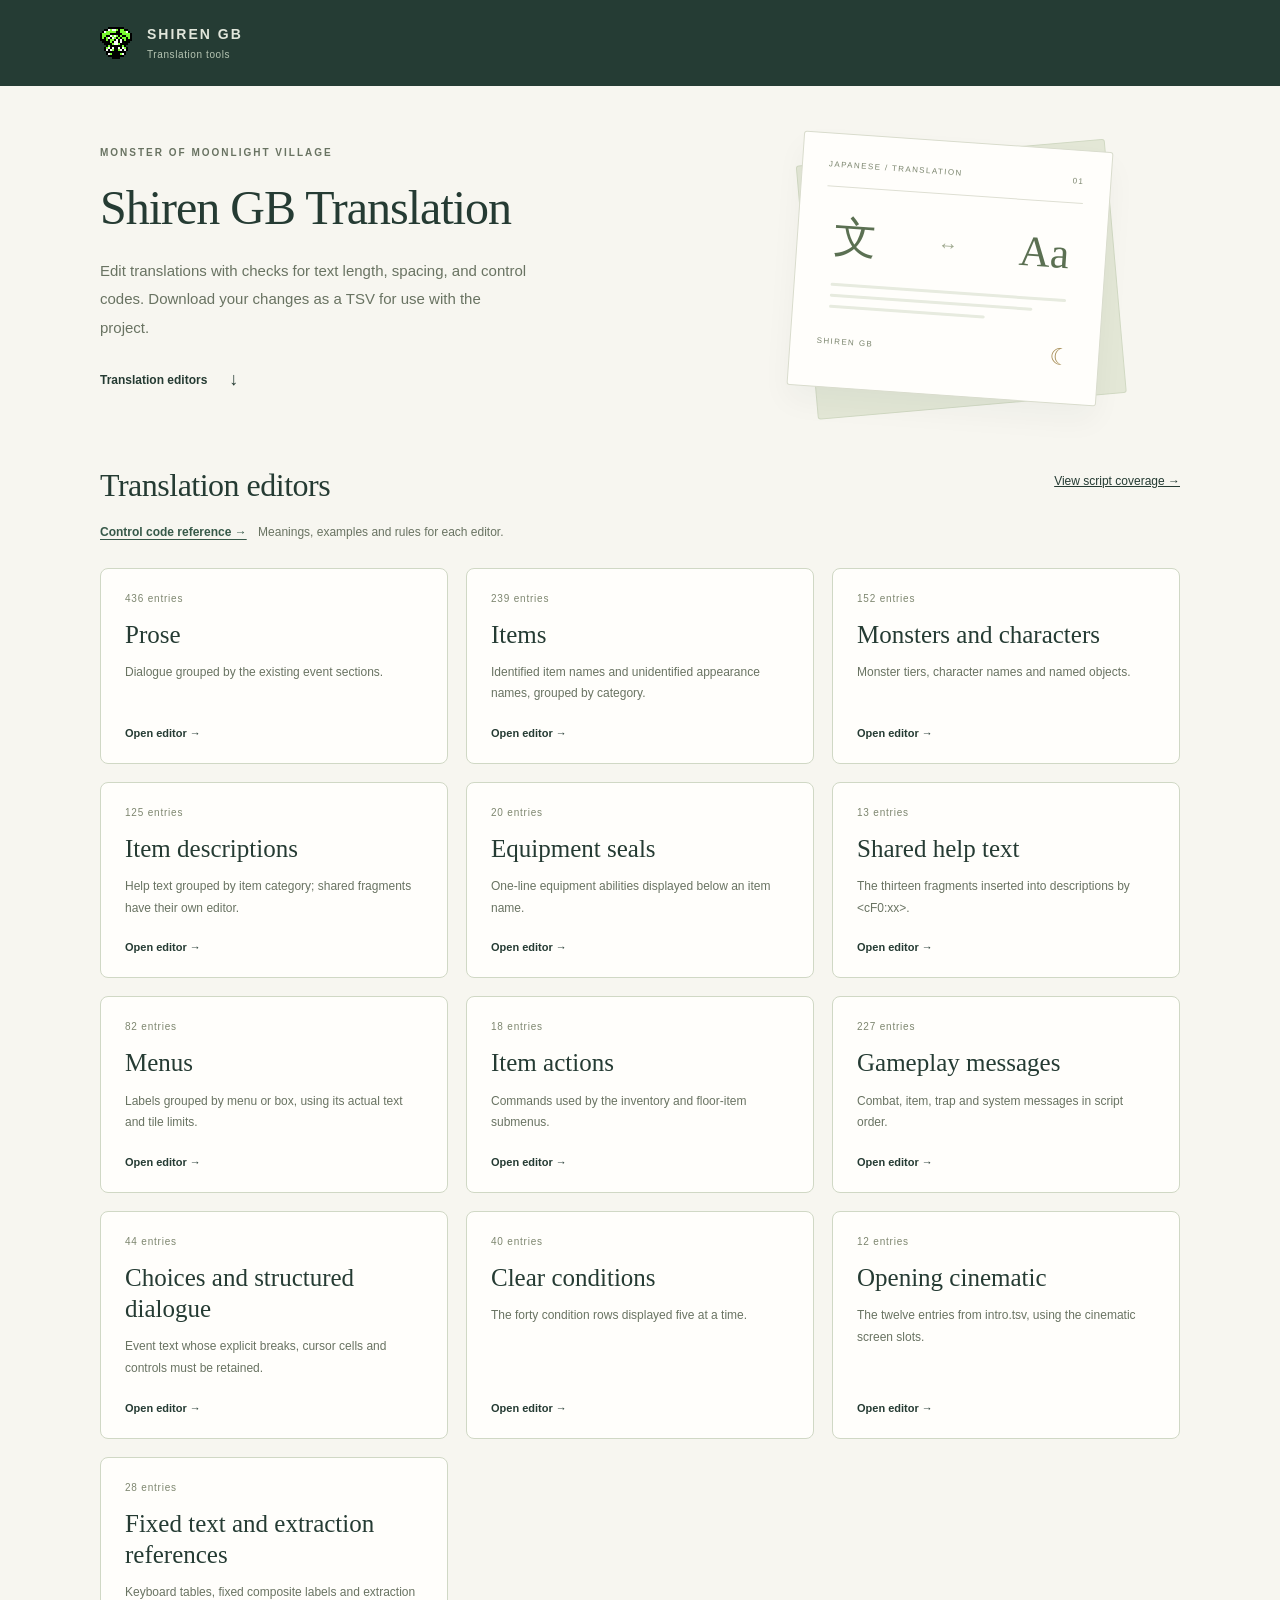
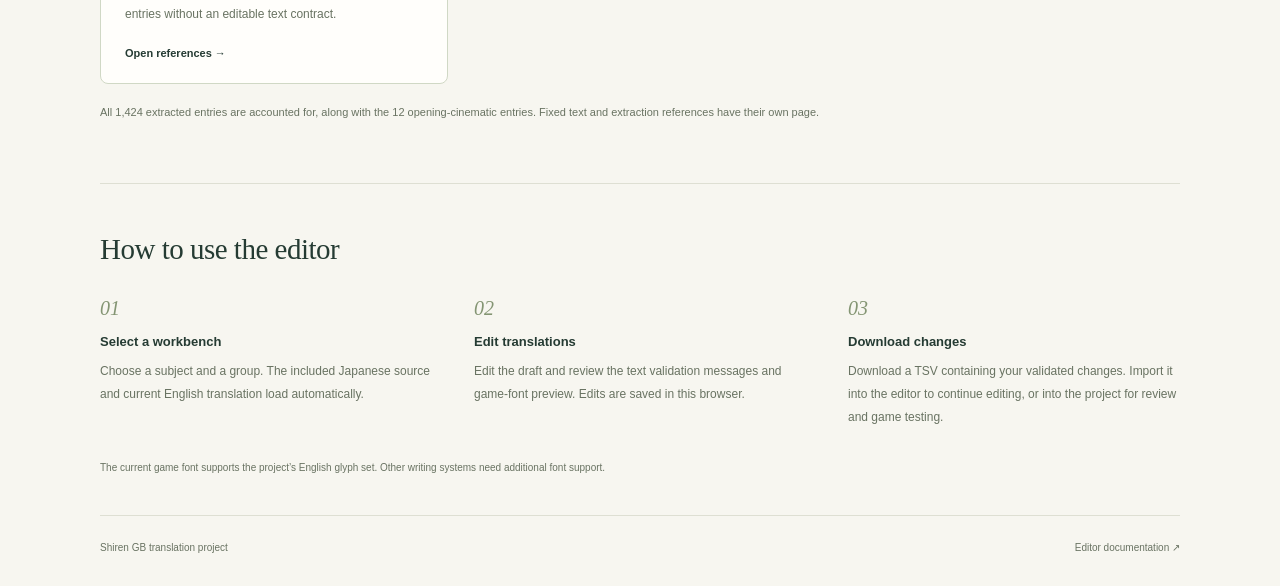
<file: site/index.html>
<!doctype html>
<html lang="en">
<head>
  <meta charset="utf-8">
  <meta name="viewport" content="width=device-width, initial-scale=1">
  <meta name="theme-color" content="#253c34">
  <meta name="description" content="Edit Shiren GB translations with checks for text length, spacing, and control codes. Download changes as a TSV for use with the project.">
  <title>Shiren GB Translation</title>
  <link rel="stylesheet" href="style.css">
  <link rel="icon" type="image/png" sizes="48x48" href="assets/shiren.png">
</head>
<body>
  <a class="skip-link" href="#content">Skip to translation editors</a>
  <header class="masthead">
    <div class="header-inner">
      <a class="brand" href="./" aria-label="Shiren GB translation home"><img class="shiren-sprite" src="assets/shiren.png" width="32" height="32" alt=""><span>SHIREN GB<small>Translation tools</small></span></a>
    </div>
  </header>
  <main id="content" tabindex="-1">
    <section class="hero" aria-labelledby="welcome">
      <div class="hero-copy">
        <div class="eyebrow">MONSTER OF MOONLIGHT VILLAGE</div>
        <h1 id="welcome">Shiren GB Translation</h1>
        <p>Edit translations with checks for text length, spacing, and control codes. Download your changes as a TSV for use with the project.</p>
        <a class="hero-link" href="#studios">Translation editors <span aria-hidden="true">↓</span></a>
      </div>
      <div class="manuscript" aria-hidden="true">
        <div class="paper-back"></div>
        <div class="paper-front">
          <div class="paper-heading"><span>JAPANESE / TRANSLATION</span><span>01</span></div>
          <div class="notebook-symbol">文<span>↔</span>Aa</div>
          <div class="notebook-lines"><span></span><span></span><span></span></div>
          <div class="paper-foot"><span>SHIREN GB</span><span>☾</span></div>
        </div>
      </div>
    </section>

    <section id="studios" class="studios" aria-labelledby="studios-title">
      <div class="section-heading"><h2 id="studios-title">Translation editors</h2><a class="coverage-link" href="coverage.html">View script coverage →</a></div>
      <p class="control-guide-link"><a href="controls/">Control code reference →</a> Meanings, examples and rules for each editor.</p>
      <!-- workbenches:start -->
<div class="subject-grid">
<article class="subject-card"><div class="subject-count">436 entries</div><h3><a href="prose/">Prose</a></h3><p>Dialogue grouped by the existing event sections.</p><a class="subject-open" href="prose/">Open editor →</a></article>
<article class="subject-card"><div class="subject-count">239 entries</div><h3><a href="workbench/?subject=items">Items</a></h3><p>Identified item names and unidentified appearance names, grouped by category.</p><a class="subject-open" href="workbench/?subject=items">Open editor →</a></article>
<article class="subject-card"><div class="subject-count">152 entries</div><h3><a href="workbench/?subject=names">Monsters and characters</a></h3><p>Monster tiers, character names and named objects.</p><a class="subject-open" href="workbench/?subject=names">Open editor →</a></article>
<article class="subject-card"><div class="subject-count">125 entries</div><h3><a href="workbench/?subject=descriptions">Item descriptions</a></h3><p>Help text grouped by item category; shared fragments have their own editor.</p><a class="subject-open" href="workbench/?subject=descriptions">Open editor →</a></article>
<article class="subject-card"><div class="subject-count">20 entries</div><h3><a href="workbench/?subject=seals">Equipment seals</a></h3><p>One-line equipment abilities displayed below an item name.</p><a class="subject-open" href="workbench/?subject=seals">Open editor →</a></article>
<article class="subject-card"><div class="subject-count">13 entries</div><h3><a href="workbench/?subject=fragments">Shared help text</a></h3><p>The thirteen fragments inserted into descriptions by &lt;cF0:xx&gt;.</p><a class="subject-open" href="workbench/?subject=fragments">Open editor →</a></article>
<article class="subject-card"><div class="subject-count">82 entries</div><h3><a href="workbench/?subject=menus">Menus</a></h3><p>Labels grouped by menu or box, using its actual text and tile limits.</p><a class="subject-open" href="workbench/?subject=menus">Open editor →</a></article>
<article class="subject-card"><div class="subject-count">18 entries</div><h3><a href="workbench/?subject=verbs">Item actions</a></h3><p>Commands used by the inventory and floor-item submenus.</p><a class="subject-open" href="workbench/?subject=verbs">Open editor →</a></article>
<article class="subject-card"><div class="subject-count">227 entries</div><h3><a href="workbench/?subject=messages">Gameplay messages</a></h3><p>Combat, item, trap and system messages in script order.</p><a class="subject-open" href="workbench/?subject=messages">Open editor →</a></article>
<article class="subject-card"><div class="subject-count">44 entries</div><h3><a href="workbench/?subject=choices">Choices and structured dialogue</a></h3><p>Event text whose explicit breaks, cursor cells and controls must be retained.</p><a class="subject-open" href="workbench/?subject=choices">Open editor →</a></article>
<article class="subject-card"><div class="subject-count">40 entries</div><h3><a href="workbench/?subject=conditions">Clear conditions</a></h3><p>The forty condition rows displayed five at a time.</p><a class="subject-open" href="workbench/?subject=conditions">Open editor →</a></article>
<article class="subject-card"><div class="subject-count">12 entries</div><h3><a href="workbench/?subject=cinematic">Opening cinematic</a></h3><p>The twelve entries from intro.tsv, using the cinematic screen slots.</p><a class="subject-open" href="workbench/?subject=cinematic">Open editor →</a></article>
<article class="subject-card"><div class="subject-count">28 entries</div><h3><a href="workbench/?subject=reference">Fixed text and extraction references</a></h3><p>Keyboard tables, fixed composite labels and extraction entries without an editable text contract.</p><a class="subject-open" href="workbench/?subject=reference">Open references →</a></article>
</div>
<!-- workbenches:end -->
      <p class="future-note">All 1,424 extracted entries are accounted for, along with the 12 opening-cinematic entries. Fixed text and extraction references have their own page.</p>
    </section>

    <section class="how-it-works" aria-labelledby="steps-title">
      <h2 id="steps-title">How to use the editor</h2>
      <ol class="steps">
        <li><span class="step-number">01</span><h3>Select a workbench</h3><p>Choose a subject and a group. The included Japanese source and current English translation load automatically.</p></li>
        <li><span class="step-number">02</span><h3>Edit translations</h3><p>Edit the draft and review the text validation messages and game-font preview. Edits are saved in this browser.</p></li>
        <li><span class="step-number">03</span><h3>Download changes</h3><p>Download a TSV containing your validated changes. Import it into the editor to continue editing, or into the project for review and game testing.</p></li>
      </ol>
      <p class="font-note">The current game font supports the project’s English glyph set. Other writing systems need additional font support.</p>
    </section>
  </main>
  <footer class="footer"><span>Shiren GB translation project</span><a href="https://github.com/joey-astrologo/Shiren-GB-Monster-of-Moonlight-Village/blob/main/site/workbench/README.md">Editor documentation <span aria-hidden="true">↗</span></a></footer>
</body>
</html>
</file>
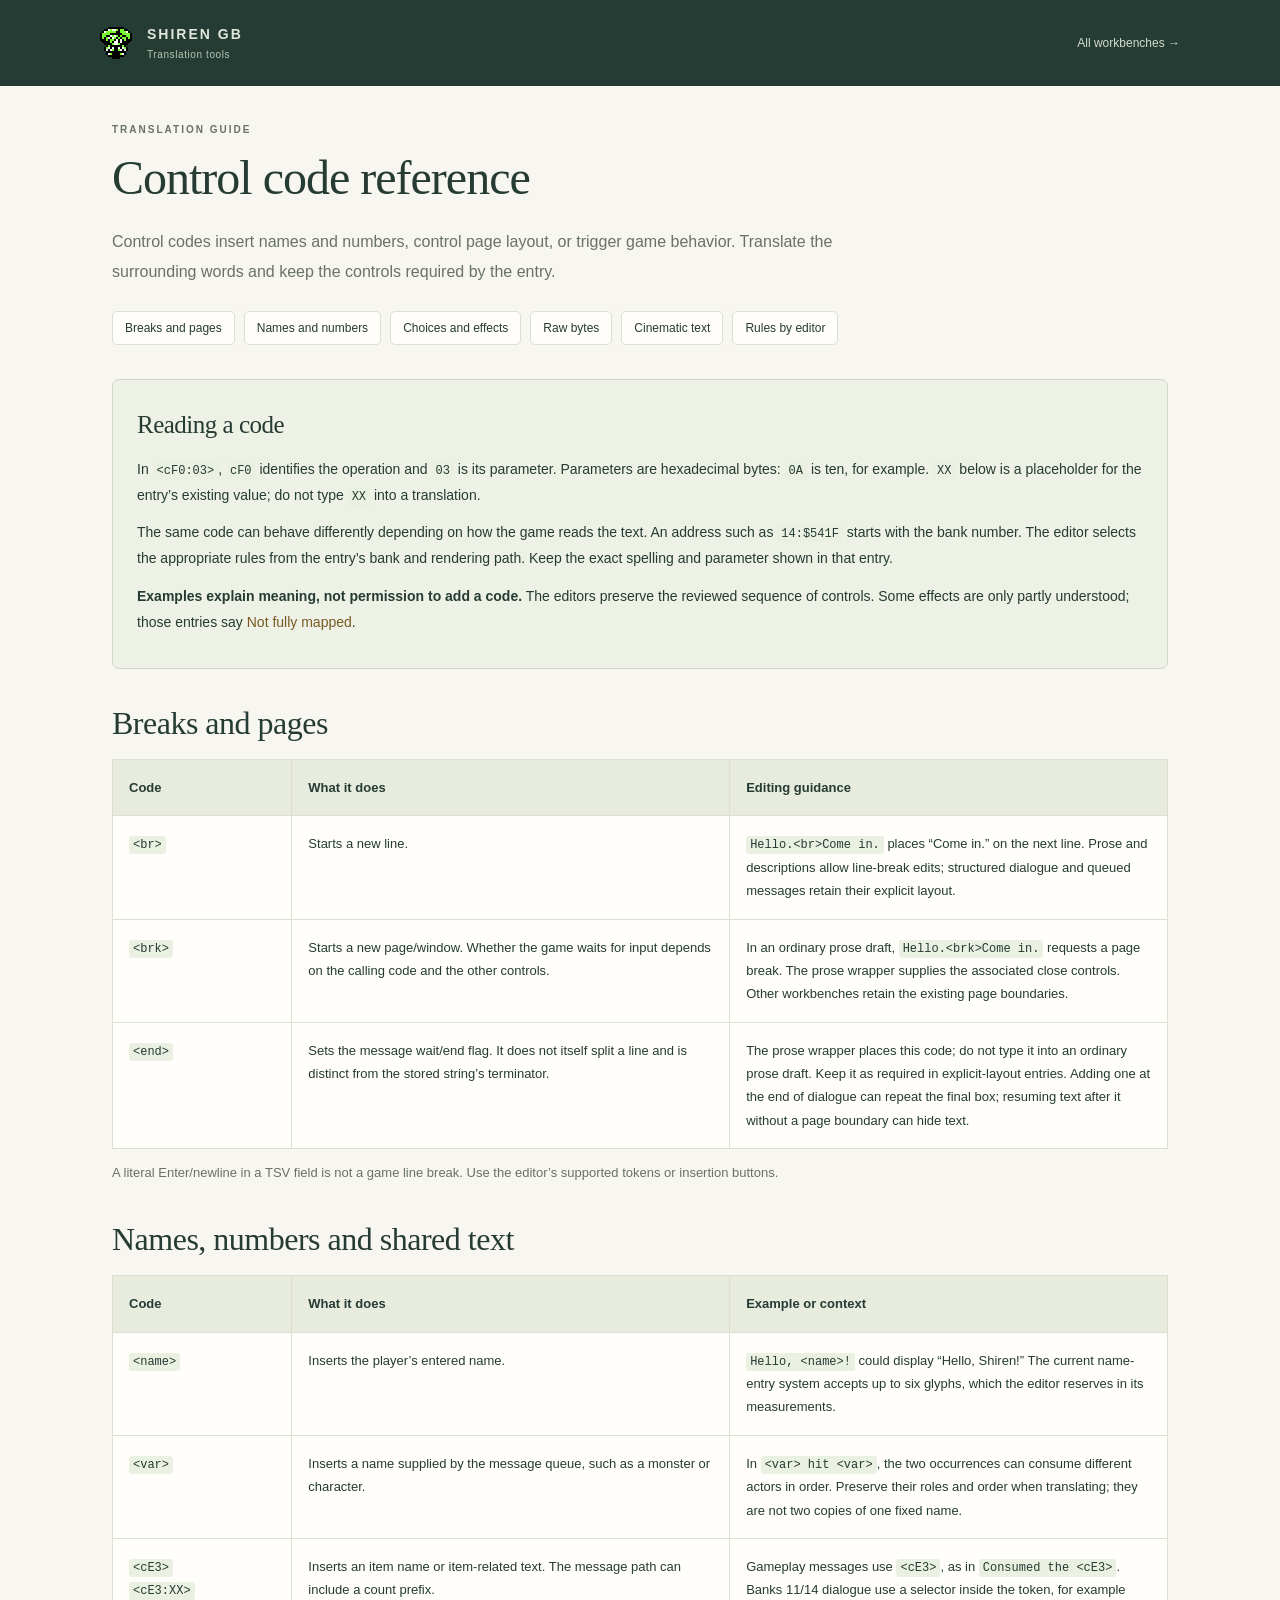
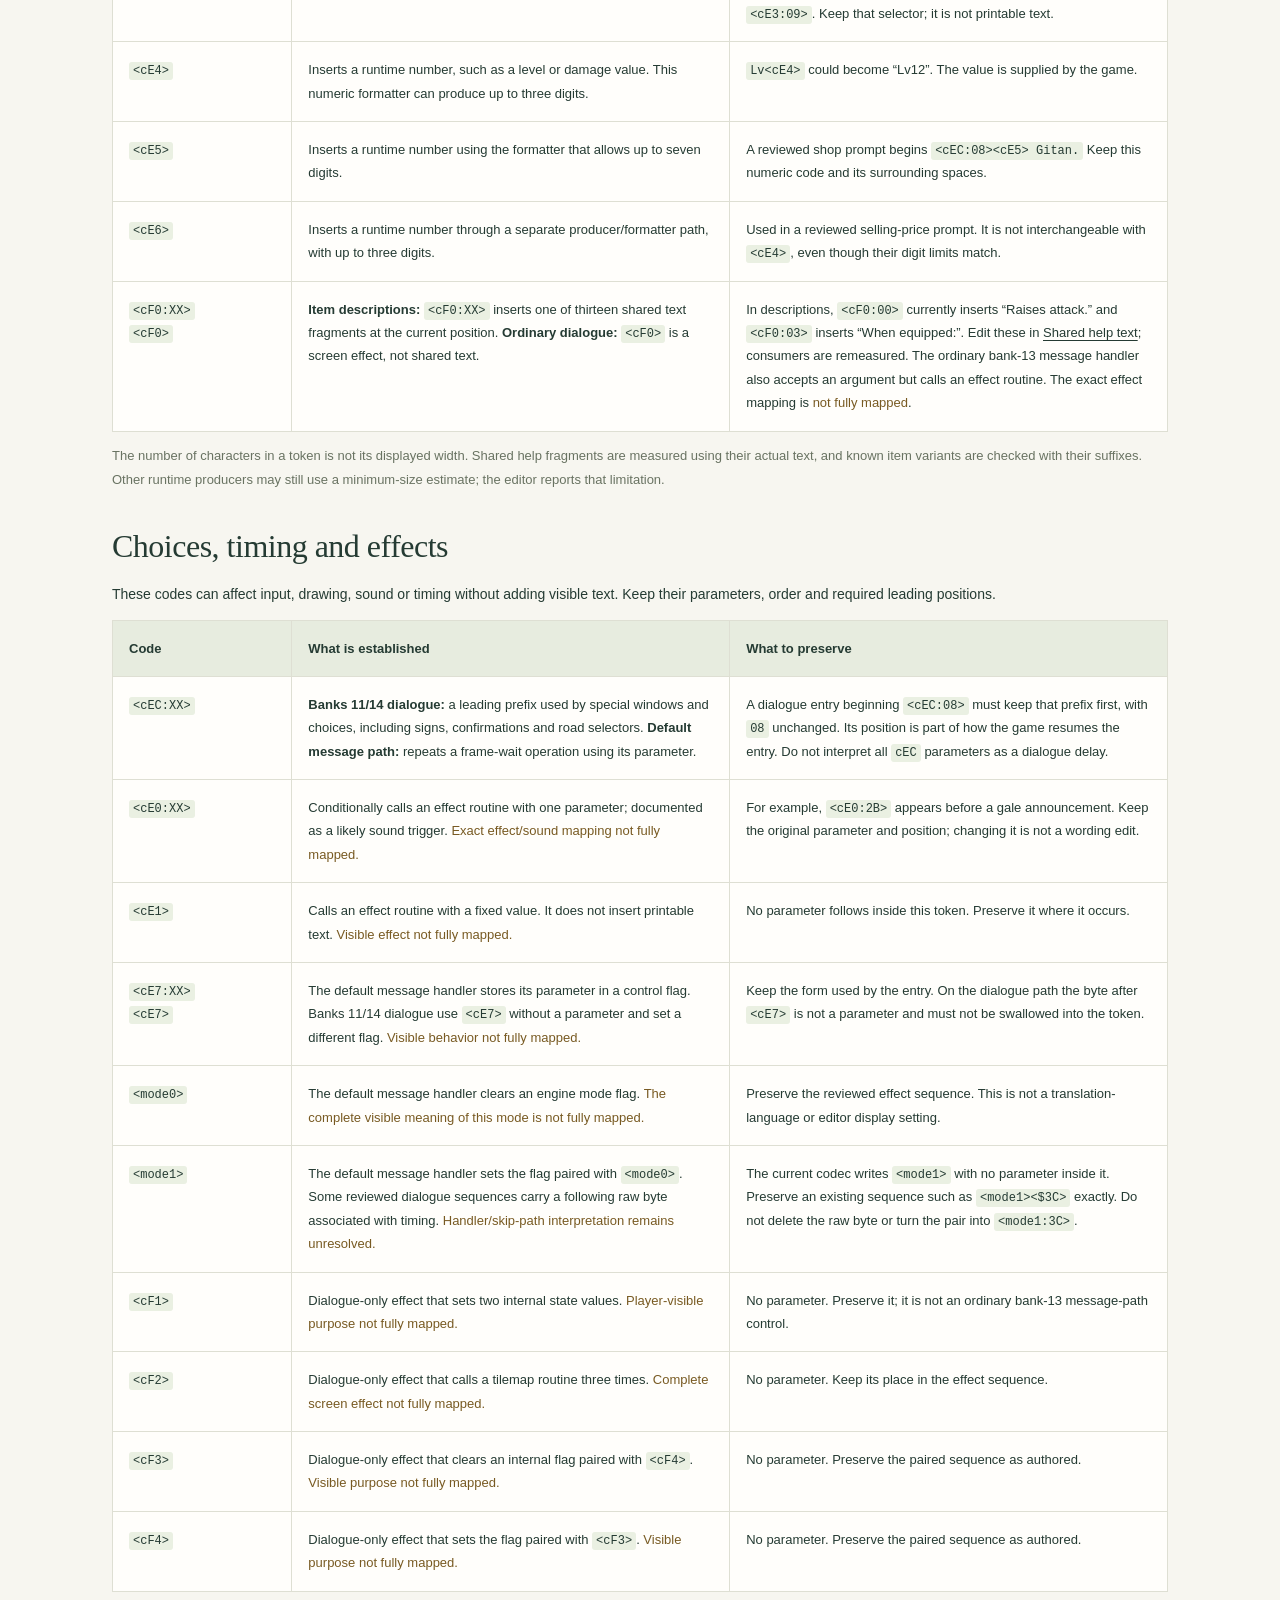
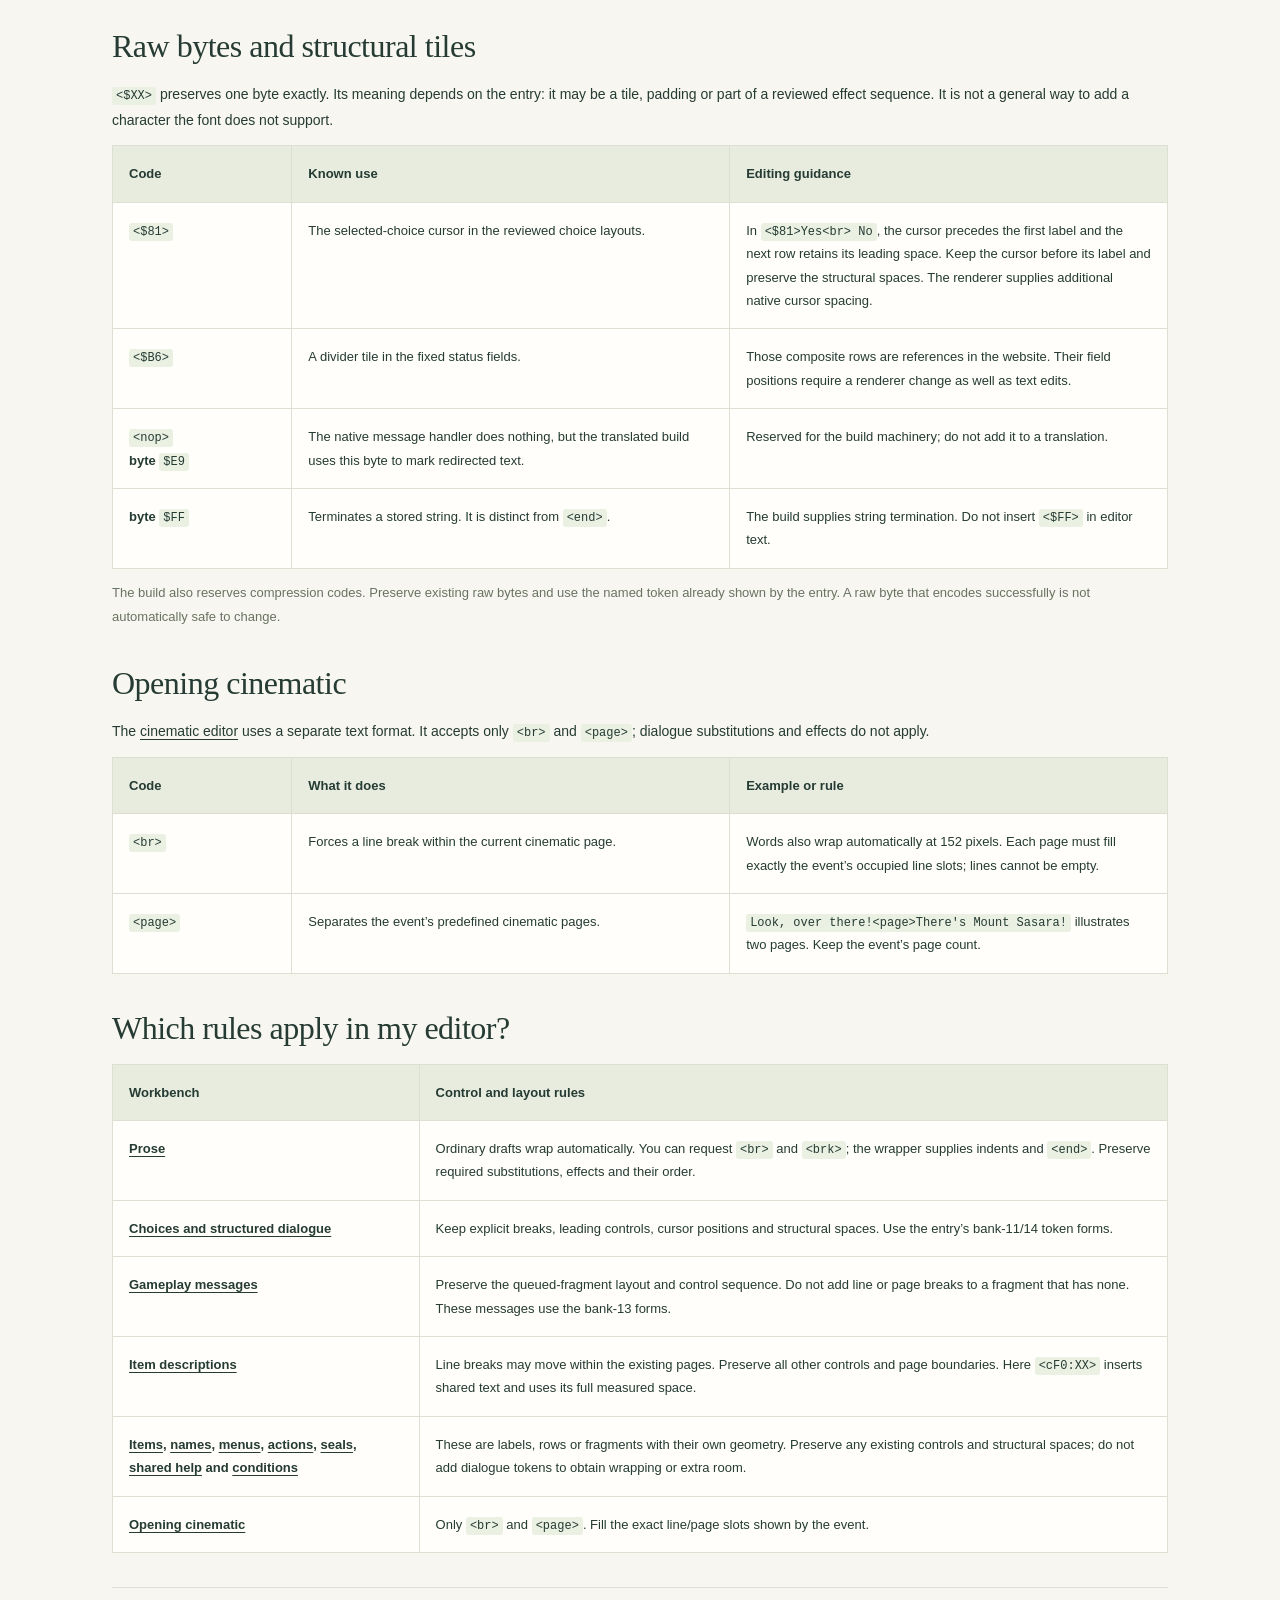
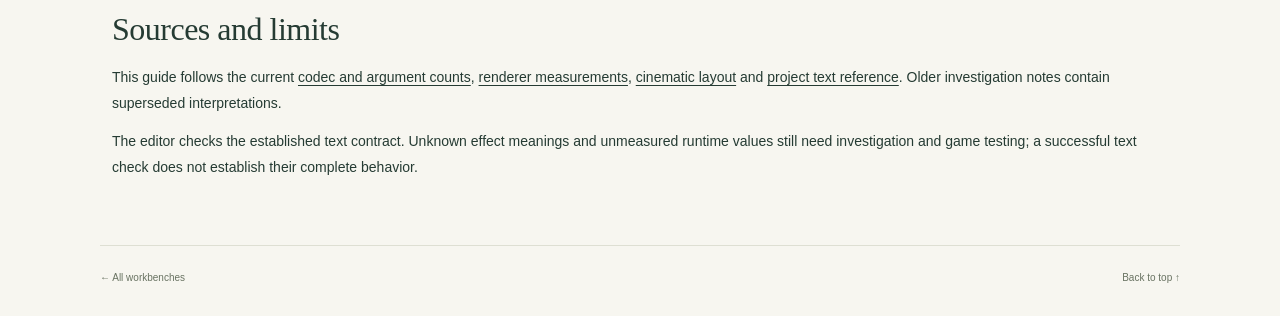
<file: site/controls/index.html>
<!doctype html>
<html lang="en">
<head>
  <meta charset="utf-8">
  <meta name="viewport" content="width=device-width, initial-scale=1">
  <meta name="theme-color" content="#253c34">
  <meta name="description" content="Meanings, examples and editing rules for Shiren GB translation control codes, including differences between dialogue, messages and item descriptions.">
  <title>Control code reference · Shiren GB</title>
  <link rel="stylesheet" href="../style.css">
  <link rel="stylesheet" href="style.css">
  <link rel="icon" type="image/png" sizes="48x48" href="../assets/shiren.png">
</head>
<body>
  <a class="skip-link" href="#content">Skip to control code reference</a>
  <header class="masthead"><div class="header-inner"><a class="brand" href="../"><img class="shiren-sprite" src="../assets/shiren.png" width="32" height="32" alt=""><span>SHIREN GB<small>Translation tools</small></span></a><a class="project-link" href="../">All workbenches →</a></div></header>
  <main id="content" class="control-reference" tabindex="-1">
    <div class="eyebrow">TRANSLATION GUIDE</div>
    <h1>Control code reference</h1>
    <p class="lead">Control codes insert names and numbers, control page layout, or trigger game behavior. Translate the surrounding words and keep the controls required by the entry.</p>
    <nav class="reference-nav" aria-label="Control code sections"><a href="#layout">Breaks and pages</a><a href="#values">Names and numbers</a><a href="#effects">Choices and effects</a><a href="#raw-bytes">Raw bytes</a><a href="#cinematic">Cinematic text</a><a href="#editor-rules">Rules by editor</a></nav>

    <section class="reading-note" aria-labelledby="reading-title">
      <h2 id="reading-title">Reading a code</h2>
      <p>In <code>&lt;cF0:03&gt;</code>, <code>cF0</code> identifies the operation and <code>03</code> is its parameter. Parameters are hexadecimal bytes: <code>0A</code> is ten, for example. <code>XX</code> below is a placeholder for the entry’s existing value; do not type <code>XX</code> into a translation.</p>
      <p>The same code can behave differently depending on how the game reads the text. An address such as <code>14:$541F</code> starts with the bank number. The editor selects the appropriate rules from the entry’s bank and rendering path. Keep the exact spelling and parameter shown in that entry.</p>
      <p><strong>Examples explain meaning, not permission to add a code.</strong> The editors preserve the reviewed sequence of controls. Some effects are only partly understood; those entries say <span class="uncertain">Not fully mapped</span>.</p>
    </section>

    <section id="layout" aria-labelledby="layout-title">
      <h2 id="layout-title">Breaks and pages</h2>
      <div class="table-wrap"><table><thead><tr><th scope="col">Code</th><th scope="col">What it does</th><th scope="col">Editing guidance</th></tr></thead><tbody>
        <tr id="br"><th scope="row"><code>&lt;br&gt;</code></th><td>Starts a new line.</td><td><code>Hello.&lt;br&gt;Come in.</code> places “Come in.” on the next line. Prose and descriptions allow line-break edits; structured dialogue and queued messages retain their explicit layout.</td></tr>
        <tr id="brk"><th scope="row"><code>&lt;brk&gt;</code></th><td>Starts a new page/window. Whether the game waits for input depends on the calling code and the other controls.</td><td>In an ordinary prose draft, <code>Hello.&lt;brk&gt;Come in.</code> requests a page break. The prose wrapper supplies the associated close controls. Other workbenches retain the existing page boundaries.</td></tr>
        <tr id="end"><th scope="row"><code>&lt;end&gt;</code></th><td>Sets the message wait/end flag. It does not itself split a line and is distinct from the stored string’s terminator.</td><td>The prose wrapper places this code; do not type it into an ordinary prose draft. Keep it as required in explicit-layout entries. Adding one at the end of dialogue can repeat the final box; resuming text after it without a page boundary can hide text.</td></tr>
      </tbody></table></div>
      <p class="note">A literal Enter/newline in a TSV field is not a game line break. Use the editor’s supported tokens or insertion buttons.</p>
    </section>

    <section id="values" aria-labelledby="values-title">
      <h2 id="values-title">Names, numbers and shared text</h2>
      <div class="table-wrap"><table><thead><tr><th scope="col">Code</th><th scope="col">What it does</th><th scope="col">Example or context</th></tr></thead><tbody>
        <tr id="name"><th scope="row"><code>&lt;name&gt;</code></th><td>Inserts the player’s entered name.</td><td><code>Hello, &lt;name&gt;!</code> could display “Hello, Shiren!” The current name-entry system accepts up to six glyphs, which the editor reserves in its measurements.</td></tr>
        <tr id="var"><th scope="row"><code>&lt;var&gt;</code></th><td>Inserts a name supplied by the message queue, such as a monster or character.</td><td>In <code>&lt;var&gt; hit &lt;var&gt;</code>, the two occurrences can consume different actors in order. Preserve their roles and order when translating; they are not two copies of one fixed name.</td></tr>
        <tr id="ce3"><th scope="row"><code>&lt;cE3&gt;</code><br><code>&lt;cE3:XX&gt;</code></th><td>Inserts an item name or item-related text. The message path can include a count prefix.</td><td>Gameplay messages use <code>&lt;cE3&gt;</code>, as in <code>Consumed the &lt;cE3&gt;</code>. Banks 11/14 dialogue use a selector inside the token, for example <code>&lt;cE3:09&gt;</code>. Keep that selector; it is not printable text.</td></tr>
        <tr id="ce4"><th scope="row"><code>&lt;cE4&gt;</code></th><td>Inserts a runtime number, such as a level or damage value. This numeric formatter can produce up to three digits.</td><td><code>Lv&lt;cE4&gt;</code> could become “Lv12”. The value is supplied by the game.</td></tr>
        <tr id="ce5"><th scope="row"><code>&lt;cE5&gt;</code></th><td>Inserts a runtime number using the formatter that allows up to seven digits.</td><td>A reviewed shop prompt begins <code>&lt;cEC:08&gt;&lt;cE5&gt; Gitan.</code> Keep this numeric code and its surrounding spaces.</td></tr>
        <tr id="ce6"><th scope="row"><code>&lt;cE6&gt;</code></th><td>Inserts a runtime number through a separate producer/formatter path, with up to three digits.</td><td>Used in a reviewed selling-price prompt. It is not interchangeable with <code>&lt;cE4&gt;</code>, even though their digit limits match.</td></tr>
        <tr id="cf0"><th scope="row"><code>&lt;cF0:XX&gt;</code><br><code>&lt;cF0&gt;</code></th><td><strong>Item descriptions:</strong> <code>&lt;cF0:XX&gt;</code> inserts one of thirteen shared text fragments at the current position. <strong>Ordinary dialogue:</strong> <code>&lt;cF0&gt;</code> is a screen effect, not shared text.</td><td>In descriptions, <code>&lt;cF0:00&gt;</code> currently inserts “Raises attack.” and <code>&lt;cF0:03&gt;</code> inserts “When equipped:”. Edit these in <a href="../workbench/?subject=fragments">Shared help text</a>; consumers are remeasured. The ordinary bank-13 message handler also accepts an argument but calls an effect routine. The exact effect mapping is <span class="uncertain">not fully mapped</span>.</td></tr>
      </tbody></table></div>
      <p class="note">The number of characters in a token is not its displayed width. Shared help fragments are measured using their actual text, and known item variants are checked with their suffixes. Other runtime producers may still use a minimum-size estimate; the editor reports that limitation.</p>
    </section>

    <section id="effects" aria-labelledby="effects-title">
      <h2 id="effects-title">Choices, timing and effects</h2>
      <p>These codes can affect input, drawing, sound or timing without adding visible text. Keep their parameters, order and required leading positions.</p>
      <div class="table-wrap"><table><thead><tr><th scope="col">Code</th><th scope="col">What is established</th><th scope="col">What to preserve</th></tr></thead><tbody>
        <tr id="cec"><th scope="row"><code>&lt;cEC:XX&gt;</code></th><td><strong>Banks 11/14 dialogue:</strong> a leading prefix used by special windows and choices, including signs, confirmations and road selectors. <strong>Default message path:</strong> repeats a frame-wait operation using its parameter.</td><td>A dialogue entry beginning <code>&lt;cEC:08&gt;</code> must keep that prefix first, with <code>08</code> unchanged. Its position is part of how the game resumes the entry. Do not interpret all <code>cEC</code> parameters as a dialogue delay.</td></tr>
        <tr id="ce0"><th scope="row"><code>&lt;cE0:XX&gt;</code></th><td>Conditionally calls an effect routine with one parameter; documented as a likely sound trigger. <span class="uncertain">Exact effect/sound mapping not fully mapped.</span></td><td>For example, <code>&lt;cE0:2B&gt;</code> appears before a gale announcement. Keep the original parameter and position; changing it is not a wording edit.</td></tr>
        <tr id="ce1"><th scope="row"><code>&lt;cE1&gt;</code></th><td>Calls an effect routine with a fixed value. It does not insert printable text. <span class="uncertain">Visible effect not fully mapped.</span></td><td>No parameter follows inside this token. Preserve it where it occurs.</td></tr>
        <tr id="ce7"><th scope="row"><code>&lt;cE7:XX&gt;</code><br><code>&lt;cE7&gt;</code></th><td>The default message handler stores its parameter in a control flag. Banks 11/14 dialogue use <code>&lt;cE7&gt;</code> without a parameter and set a different flag. <span class="uncertain">Visible behavior not fully mapped.</span></td><td>Keep the form used by the entry. On the dialogue path the byte after <code>&lt;cE7&gt;</code> is not a parameter and must not be swallowed into the token.</td></tr>
        <tr id="mode0"><th scope="row"><code>&lt;mode0&gt;</code></th><td>The default message handler clears an engine mode flag. <span class="uncertain">The complete visible meaning of this mode is not fully mapped.</span></td><td>Preserve the reviewed effect sequence. This is not a translation-language or editor display setting.</td></tr>
        <tr id="mode1"><th scope="row"><code>&lt;mode1&gt;</code></th><td>The default message handler sets the flag paired with <code>&lt;mode0&gt;</code>. Some reviewed dialogue sequences carry a following raw byte associated with timing. <span class="uncertain">Handler/skip-path interpretation remains unresolved.</span></td><td>The current codec writes <code>&lt;mode1&gt;</code> with no parameter inside it. Preserve an existing sequence such as <code>&lt;mode1&gt;&lt;$3C&gt;</code> exactly. Do not delete the raw byte or turn the pair into <code>&lt;mode1:3C&gt;</code>.</td></tr>
        <tr id="cf1"><th scope="row"><code>&lt;cF1&gt;</code></th><td>Dialogue-only effect that sets two internal state values. <span class="uncertain">Player-visible purpose not fully mapped.</span></td><td>No parameter. Preserve it; it is not an ordinary bank-13 message-path control.</td></tr>
        <tr id="cf2"><th scope="row"><code>&lt;cF2&gt;</code></th><td>Dialogue-only effect that calls a tilemap routine three times. <span class="uncertain">Complete screen effect not fully mapped.</span></td><td>No parameter. Keep its place in the effect sequence.</td></tr>
        <tr id="cf3"><th scope="row"><code>&lt;cF3&gt;</code></th><td>Dialogue-only effect that clears an internal flag paired with <code>&lt;cF4&gt;</code>. <span class="uncertain">Visible purpose not fully mapped.</span></td><td>No parameter. Preserve the paired sequence as authored.</td></tr>
        <tr id="cf4"><th scope="row"><code>&lt;cF4&gt;</code></th><td>Dialogue-only effect that sets the flag paired with <code>&lt;cF3&gt;</code>. <span class="uncertain">Visible purpose not fully mapped.</span></td><td>No parameter. Preserve the paired sequence as authored.</td></tr>
      </tbody></table></div>
    </section>

    <section id="raw-bytes" aria-labelledby="raw-title">
      <h2 id="raw-title">Raw bytes and structural tiles</h2>
      <p><code>&lt;$XX&gt;</code> preserves one byte exactly. Its meaning depends on the entry: it may be a tile, padding or part of a reviewed effect sequence. It is not a general way to add a character the font does not support.</p>
      <div class="table-wrap"><table><thead><tr><th scope="col">Code</th><th scope="col">Known use</th><th scope="col">Editing guidance</th></tr></thead><tbody>
        <tr id="cursor"><th scope="row"><code>&lt;$81&gt;</code></th><td>The selected-choice cursor in the reviewed choice layouts.</td><td>In <code>&lt;$81&gt;Yes&lt;br&gt; No</code>, the cursor precedes the first label and the next row retains its leading space. Keep the cursor before its label and preserve the structural spaces. The renderer supplies additional native cursor spacing.</td></tr>
        <tr id="divider"><th scope="row"><code>&lt;$B6&gt;</code></th><td>A divider tile in the fixed status fields.</td><td>Those composite rows are references in the website. Their field positions require a renderer change as well as text edits.</td></tr>
        <tr id="nop"><th scope="row"><code>&lt;nop&gt;</code><br>byte <code>$E9</code></th><td>The native message handler does nothing, but the translated build uses this byte to mark redirected text.</td><td>Reserved for the build machinery; do not add it to a translation.</td></tr>
        <tr id="terminator"><th scope="row">byte <code>$FF</code></th><td>Terminates a stored string. It is distinct from <code>&lt;end&gt;</code>.</td><td>The build supplies string termination. Do not insert <code>&lt;$FF&gt;</code> in editor text.</td></tr>
      </tbody></table></div>
      <p class="note">The build also reserves compression codes. Preserve existing raw bytes and use the named token already shown by the entry. A raw byte that encodes successfully is not automatically safe to change.</p>
    </section>

    <section id="cinematic" aria-labelledby="cinematic-title">
      <h2 id="cinematic-title">Opening cinematic</h2>
      <p>The <a href="../workbench/?subject=cinematic">cinematic editor</a> uses a separate text format. It accepts only <code>&lt;br&gt;</code> and <code>&lt;page&gt;</code>; dialogue substitutions and effects do not apply.</p>
      <div class="table-wrap"><table><thead><tr><th scope="col">Code</th><th scope="col">What it does</th><th scope="col">Example or rule</th></tr></thead><tbody>
        <tr><th scope="row"><code>&lt;br&gt;</code></th><td>Forces a line break within the current cinematic page.</td><td>Words also wrap automatically at 152 pixels. Each page must fill exactly the event’s occupied line slots; lines cannot be empty.</td></tr>
        <tr id="page"><th scope="row"><code>&lt;page&gt;</code></th><td>Separates the event’s predefined cinematic pages.</td><td><code>Look, over there!&lt;page&gt;There's Mount Sasara!</code> illustrates two pages. Keep the event’s page count.</td></tr>
      </tbody></table></div>
    </section>

    <section id="editor-rules" aria-labelledby="editor-title">
      <h2 id="editor-title">Which rules apply in my editor?</h2>
      <div class="table-wrap"><table><thead><tr><th scope="col">Workbench</th><th scope="col">Control and layout rules</th></tr></thead><tbody>
        <tr><th scope="row"><a href="../prose/">Prose</a></th><td>Ordinary drafts wrap automatically. You can request <code>&lt;br&gt;</code> and <code>&lt;brk&gt;</code>; the wrapper supplies indents and <code>&lt;end&gt;</code>. Preserve required substitutions, effects and their order.</td></tr>
        <tr><th scope="row"><a href="../workbench/?subject=choices">Choices and structured dialogue</a></th><td>Keep explicit breaks, leading controls, cursor positions and structural spaces. Use the entry’s bank-11/14 token forms.</td></tr>
        <tr><th scope="row"><a href="../workbench/?subject=messages">Gameplay messages</a></th><td>Preserve the queued-fragment layout and control sequence. Do not add line or page breaks to a fragment that has none. These messages use the bank-13 forms.</td></tr>
        <tr><th scope="row"><a href="../workbench/?subject=descriptions">Item descriptions</a></th><td>Line breaks may move within the existing pages. Preserve all other controls and page boundaries. Here <code>&lt;cF0:XX&gt;</code> inserts shared text and uses its full measured space.</td></tr>
        <tr><th scope="row"><a href="../workbench/?subject=items">Items</a>, <a href="../workbench/?subject=names">names</a>, <a href="../workbench/?subject=menus">menus</a>, <a href="../workbench/?subject=verbs">actions</a>, <a href="../workbench/?subject=seals">seals</a>, <a href="../workbench/?subject=fragments">shared help</a> and <a href="../workbench/?subject=conditions">conditions</a></th><td>These are labels, rows or fragments with their own geometry. Preserve any existing controls and structural spaces; do not add dialogue tokens to obtain wrapping or extra room.</td></tr>
        <tr><th scope="row"><a href="../workbench/?subject=cinematic">Opening cinematic</a></th><td>Only <code>&lt;br&gt;</code> and <code>&lt;page&gt;</code>. Fill the exact line/page slots shown by the event.</td></tr>
      </tbody></table></div>
    </section>

    <section class="reference-sources" aria-labelledby="sources-title">
      <h2 id="sources-title">Sources and limits</h2>
      <p>This guide follows the current <a href="https://github.com/joey-astrologo/Shiren-GB-Monster-of-Moonlight-Village/blob/main/tools/codec.py">codec and argument counts</a>, <a href="https://github.com/joey-astrologo/Shiren-GB-Monster-of-Moonlight-Village/blob/main/tools/dialogue_preview.py">renderer measurements</a>, <a href="https://github.com/joey-astrologo/Shiren-GB-Monster-of-Moonlight-Village/blob/main/tools/intro.py">cinematic layout</a> and <a href="https://github.com/joey-astrologo/Shiren-GB-Monster-of-Moonlight-Village/blob/main/docs/TEXT_REFERENCE.md#5-control-tokens">project text reference</a>. Older investigation notes contain superseded interpretations.</p>
      <p>The editor checks the established text contract. Unknown effect meanings and unmeasured runtime values still need investigation and game testing; a successful text check does not establish their complete behavior.</p>
    </section>
  </main>
  <footer class="footer"><a href="../">← All workbenches</a><a href="#content">Back to top ↑</a></footer>
</body>
</html>
</file>
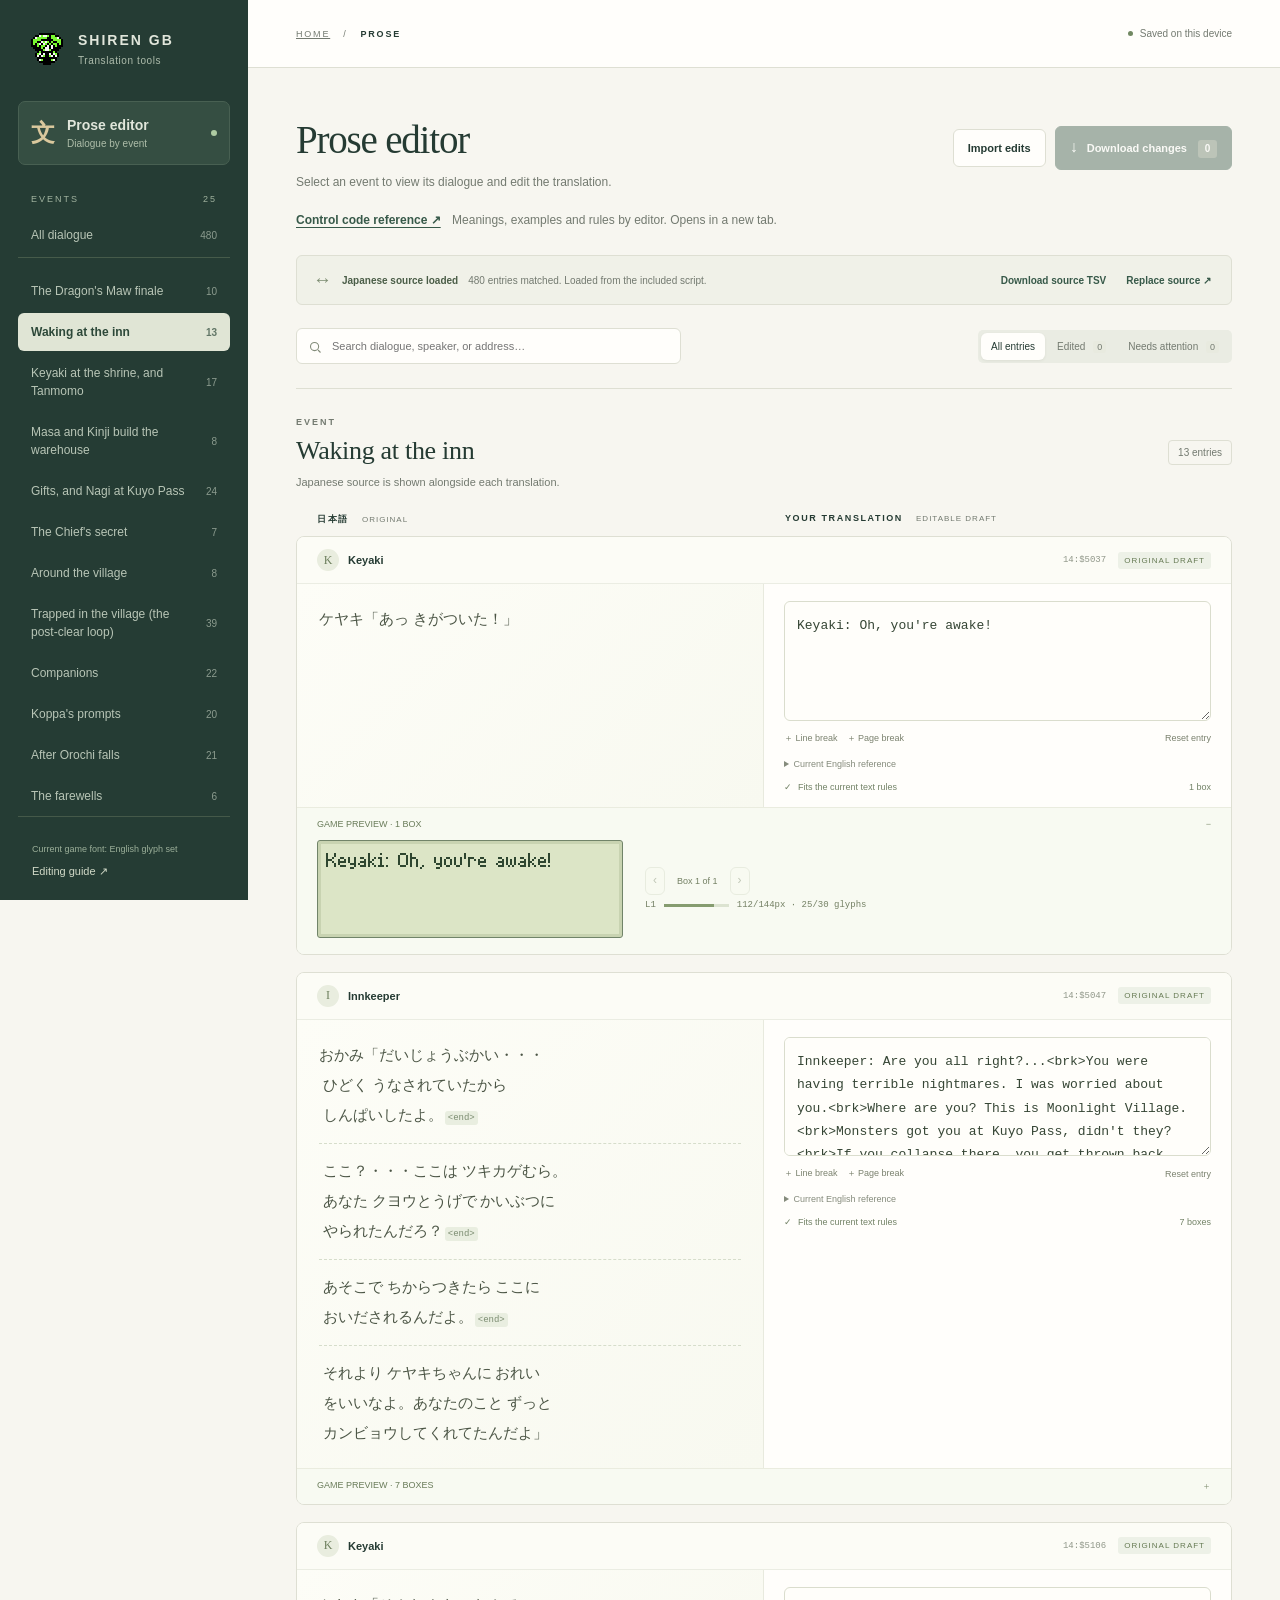
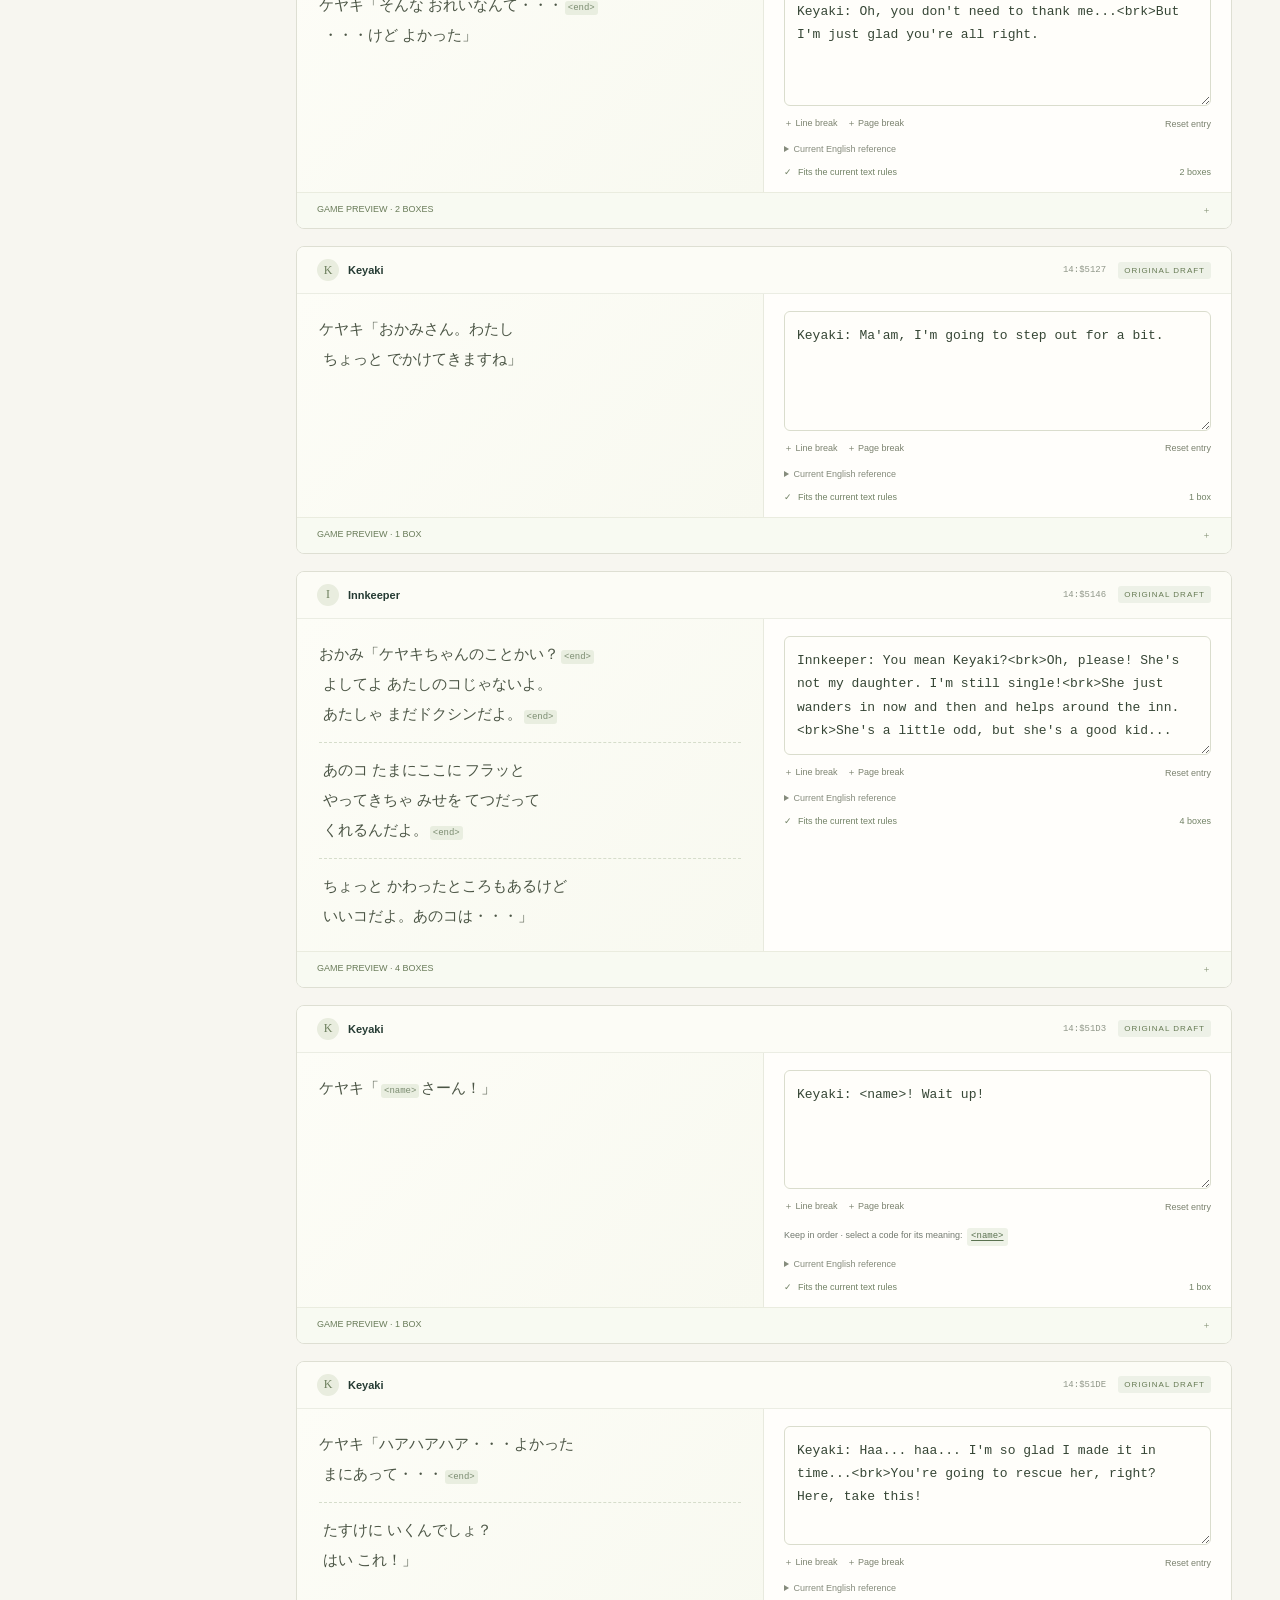
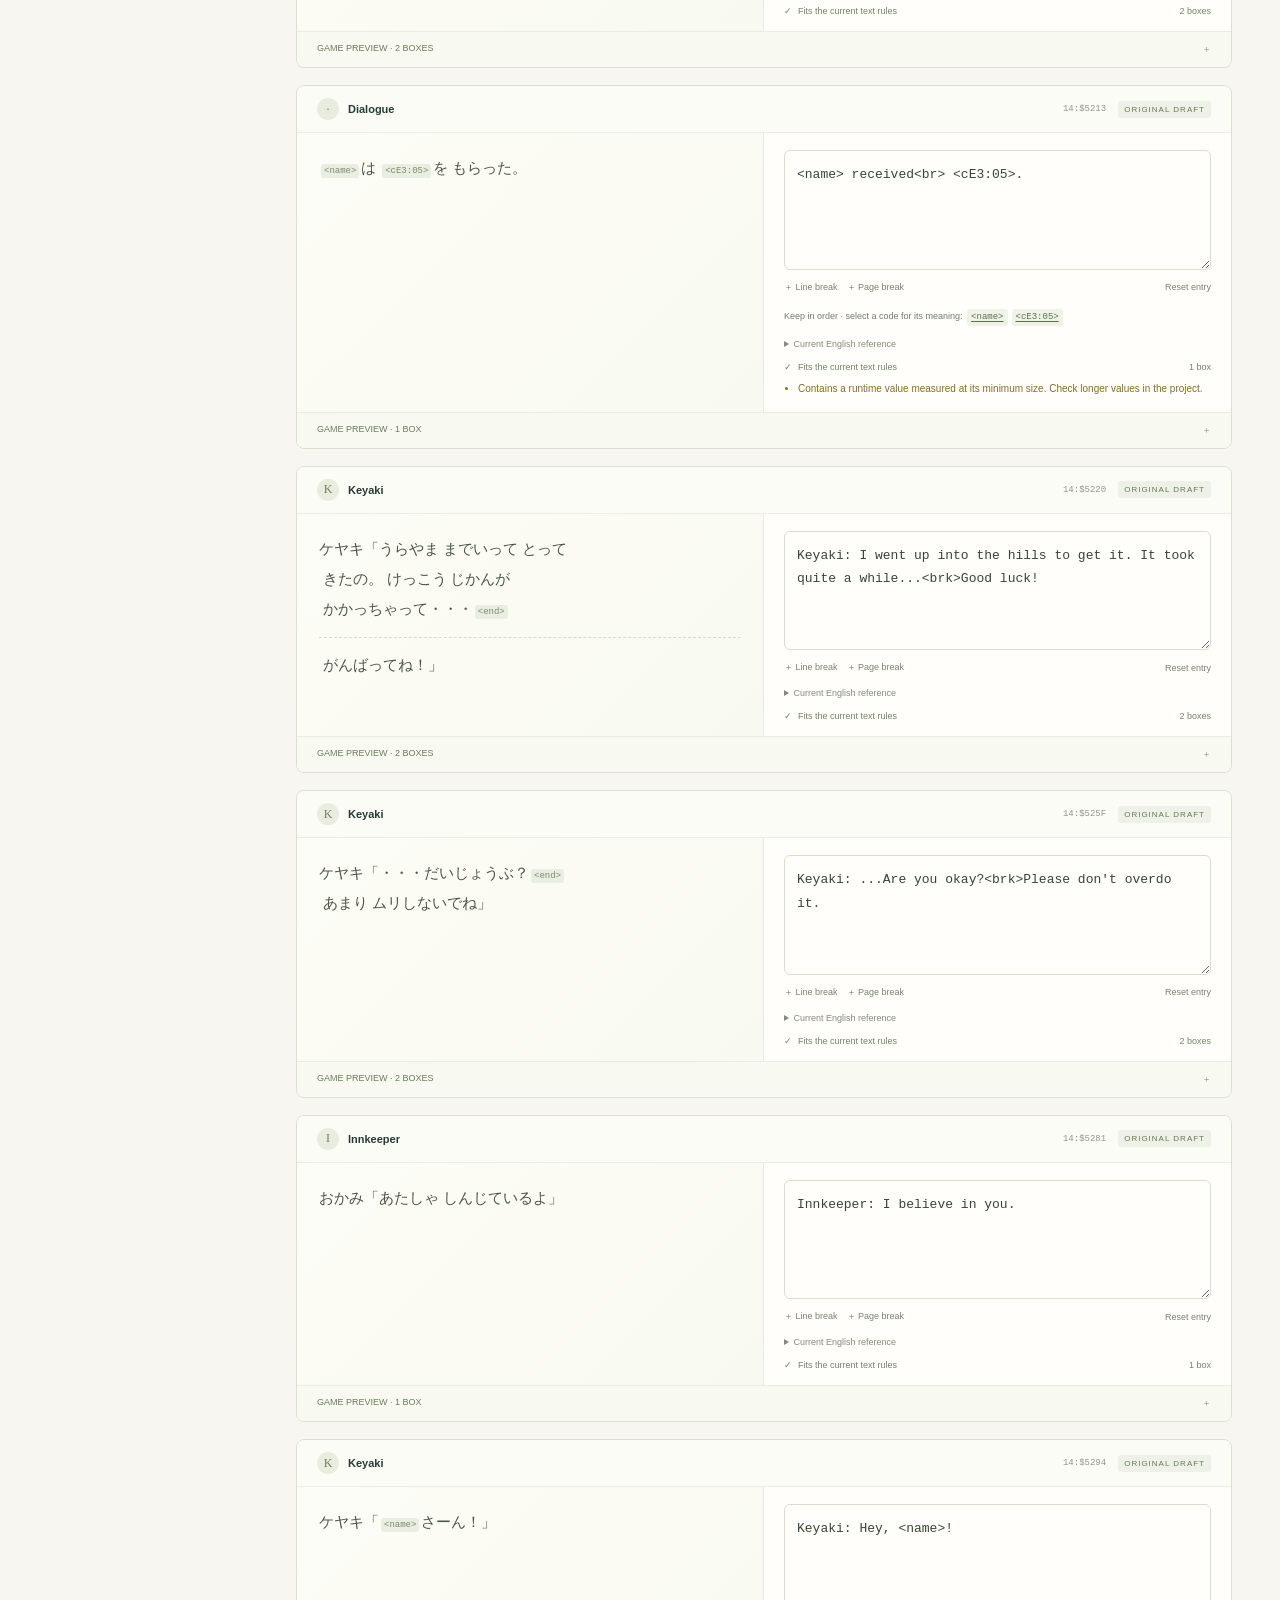
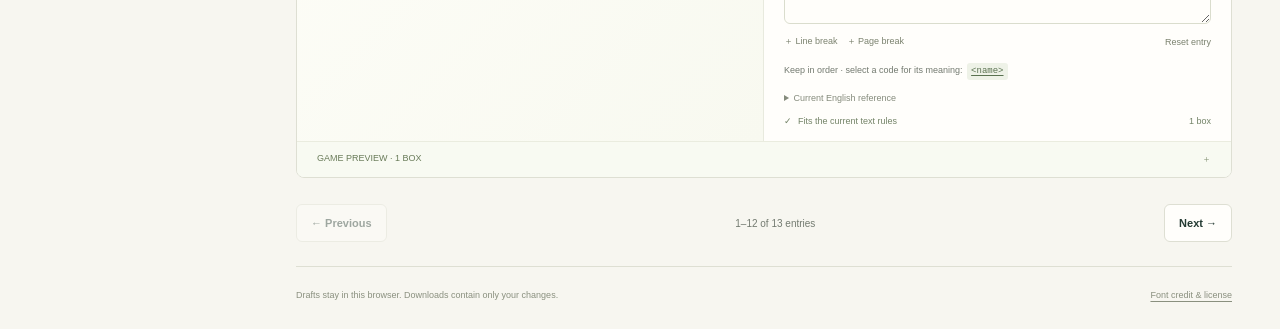
<file: site/prose/index.html>
<!doctype html>
<html lang="en">
<head>
  <meta charset="utf-8">
  <meta name="viewport" content="width=device-width, initial-scale=1">
  <meta name="theme-color" content="#253c34">
  <meta name="description" content="Edit Shiren GB dialogue by event, compare Japanese source and translations, and download validated changes as a TSV.">
  <title>Prose editor · Shiren GB</title>
  <link rel="stylesheet" href="style.css">
  <link rel="icon" type="image/png" sizes="48x48" href="../assets/shiren.png">
</head>
<body>
  <a class="skip-link" href="#content">Skip to dialogue</a>
  <aside class="sidebar">
    <a class="brand" href="../" aria-label="Shiren GB translation home"><img class="shiren-sprite" src="../assets/shiren.png" width="32" height="32" alt=""><span>SHIREN GB<small>Translation tools</small></span></a>
    <div class="collection"><span class="collection-icon" aria-hidden="true">文</span><span>Prose editor<small>Dialogue by event</small></span><span class="live-dot" aria-hidden="true"></span></div>
    <div class="nav-label">EVENTS <span id="event-count"></span></div>
    <nav id="events" aria-label="Story events"></nav>
    <div class="sidebar-footer"><small>Current game font: English glyph set</small><button id="rules-open" class="sidebar-link">Editing guide ↗</button></div>
  </aside>
  <div class="workspace">
    <header class="topbar"><div class="breadcrumb"><a href="../">HOME</a> <span>/</span> <strong>PROSE</strong></div><button id="rules-mobile" class="text-button mobile-guide">Guide</button><div class="save-state" id="save-state" role="status"><span></span>Saved on this device</div></header>
    <main id="content" tabindex="-1">
      <section class="intro">
        <div><h1>Prose editor</h1><p>Select an event to view its dialogue and edit the translation.</p></div>
        <div class="file-actions"><button id="import-edits" class="button secondary">Import edits</button><button id="export-edits" class="button primary" disabled><span aria-hidden="true">↓</span> Download changes <span id="download-count">0</span></button></div>
      </section>
      <p class="control-guide-link"><a href="../controls/" target="_blank" rel="noopener">Control code reference ↗</a> Meanings, examples and rules by editor. Opens in a new tab.</p>
      <div id="notice" class="notice" role="status" hidden></div>
      <div id="recovery" class="notice warning" hidden><span>A saved draft belongs to an older catalogue. Download it before starting a fresh draft.</span><button id="recover-draft" class="text-button">Download recovery file</button><button id="fresh-draft" class="text-button">Start fresh</button></div>
      <div class="source-strip"><div><span class="source-symbol" aria-hidden="true">↔</span><strong id="source-status">Loading Japanese source…</strong><span id="source-description">The original script is included with the editor.</span></div><div class="source-actions"><a class="text-button" href="../data/script.tsv" download="script.tsv">Download source TSV</a><button id="import-source" class="text-button" disabled>Replace source <span aria-hidden="true">↗</span></button></div></div>
      <section class="toolbar" aria-label="Find dialogue">
        <label class="search"><svg viewBox="0 0 24 24" aria-hidden="true"><circle cx="10.5" cy="10.5" r="6.5"></circle><path d="m16 16 4 4"></path></svg><input id="search" type="search" placeholder="Search dialogue, speaker, or address…" aria-label="Search all dialogue"></label>
        <div class="filters" role="group" aria-label="Filter dialogue"><button data-filter="all" class="active" aria-pressed="true">All entries</button><button data-filter="edited" aria-pressed="false">Edited <span id="edited-count">0</span></button><button data-filter="errors" aria-pressed="false">Needs attention <span id="error-count">0</span></button></div>
      </section>
      <div class="event-heading"><div><div class="eyebrow" id="event-kicker">EVENT</div><h2 id="event-title">Loading dialogue…</h2><p id="event-description">Loading the current prose catalogue.</p></div><span id="row-count" class="entry-count"></span></div>
      <div class="column-labels"><span>日本語 <small>ORIGINAL</small></span><span>YOUR TRANSLATION <small>EDITABLE DRAFT</small></span></div>
      <section id="records" aria-label="Dialogue entries"></section>
      <div id="empty" class="empty" hidden><span aria-hidden="true">◌</span><h3>No matching entries.</h3><p id="empty-message">Try a different search or filter.</p><button id="clear-filters" class="button secondary">Show all dialogue</button></div>
      <div class="pagination"><button id="previous" class="button secondary">← Previous</button><span id="page-status" role="status"></span><button id="next" class="button secondary">Next →</button></div>
      <footer class="page-footer"><span>Drafts stay in this browser. Downloads contain only your changes.</span><a href="font-license.txt" target="_blank" rel="noopener">Font credit & license</a></footer>
    </main>
  </div>
  <input type="file" id="edits-file" accept=".tsv,text/tab-separated-values,text/plain" hidden>
  <input type="file" id="source-file" accept=".tsv,text/tab-separated-values,text/plain" hidden>
  <dialog id="guide"><div class="dialog-heading"><span class="eyebrow">EDITING GUIDE</span><button id="rules-close" class="icon-button" aria-label="Close editing guide">×</button></div><h2>Prose editing rules</h2><p>Ordinary prose wraps automatically into boxes of three lines. Each line has room for 30 source glyphs and 144 painted pixels, measured with the game’s actual font.</p><ul><li>Use <code>&lt;brk&gt;</code> for a deliberate page break, and <code>&lt;br&gt;</code> for a deliberate line break.</li><li>Keep required control tokens and their order. The wrapper supplies indents and end/wait controls.</li><li>Structured choice prompts link to the <a href="../workbench/?subject=choices">Choices and structured dialogue editor</a>.</li><li>Shaded preview spans reserve space for runtime names or values. Unknown values still need project checks.</li></ul><p>Download a changes TSV and import it into the project for glossary, build and emulator checks. The browser checks text fit; it does not run the game.</p><p class="muted">Event groups follow the draft’s existing sections and record order. They are not a verified chronological walkthrough.</p></dialog>
  <script type="module" src="app.js"></script>
</body>
</html>
</file>
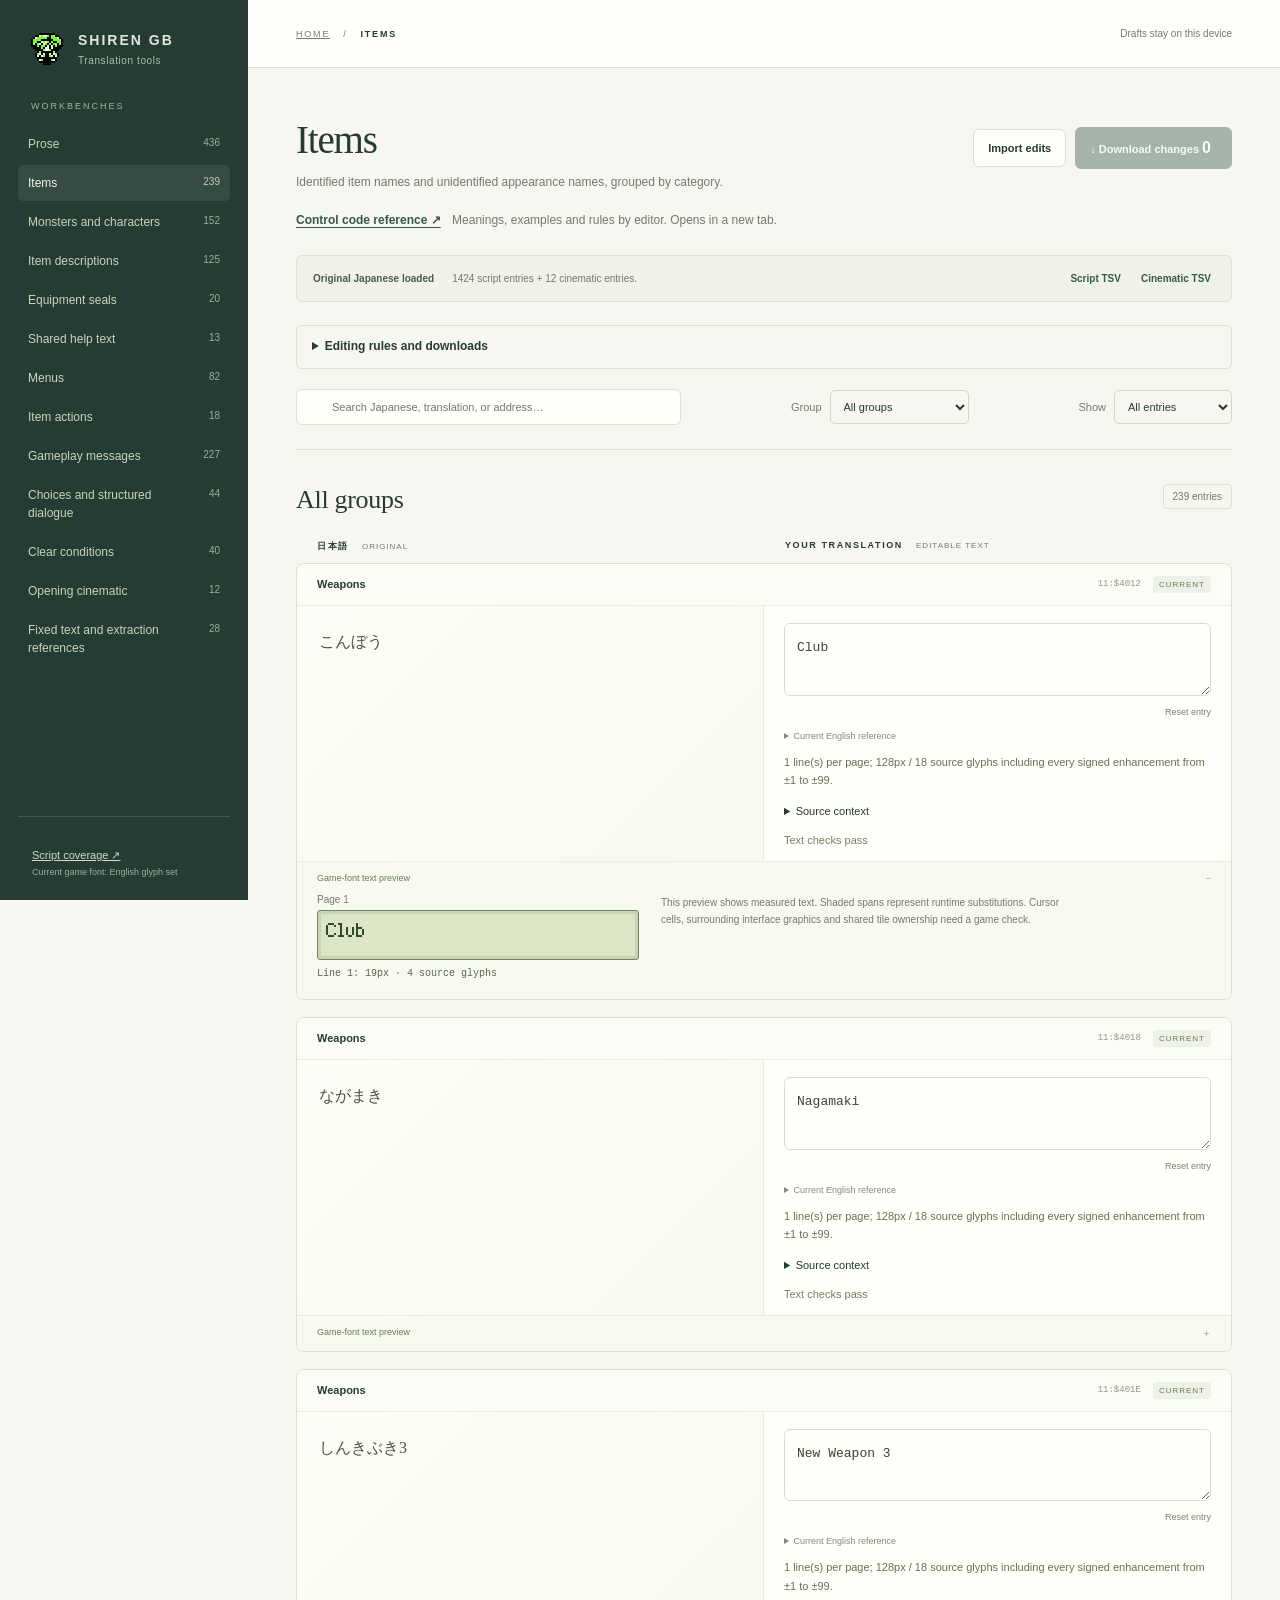
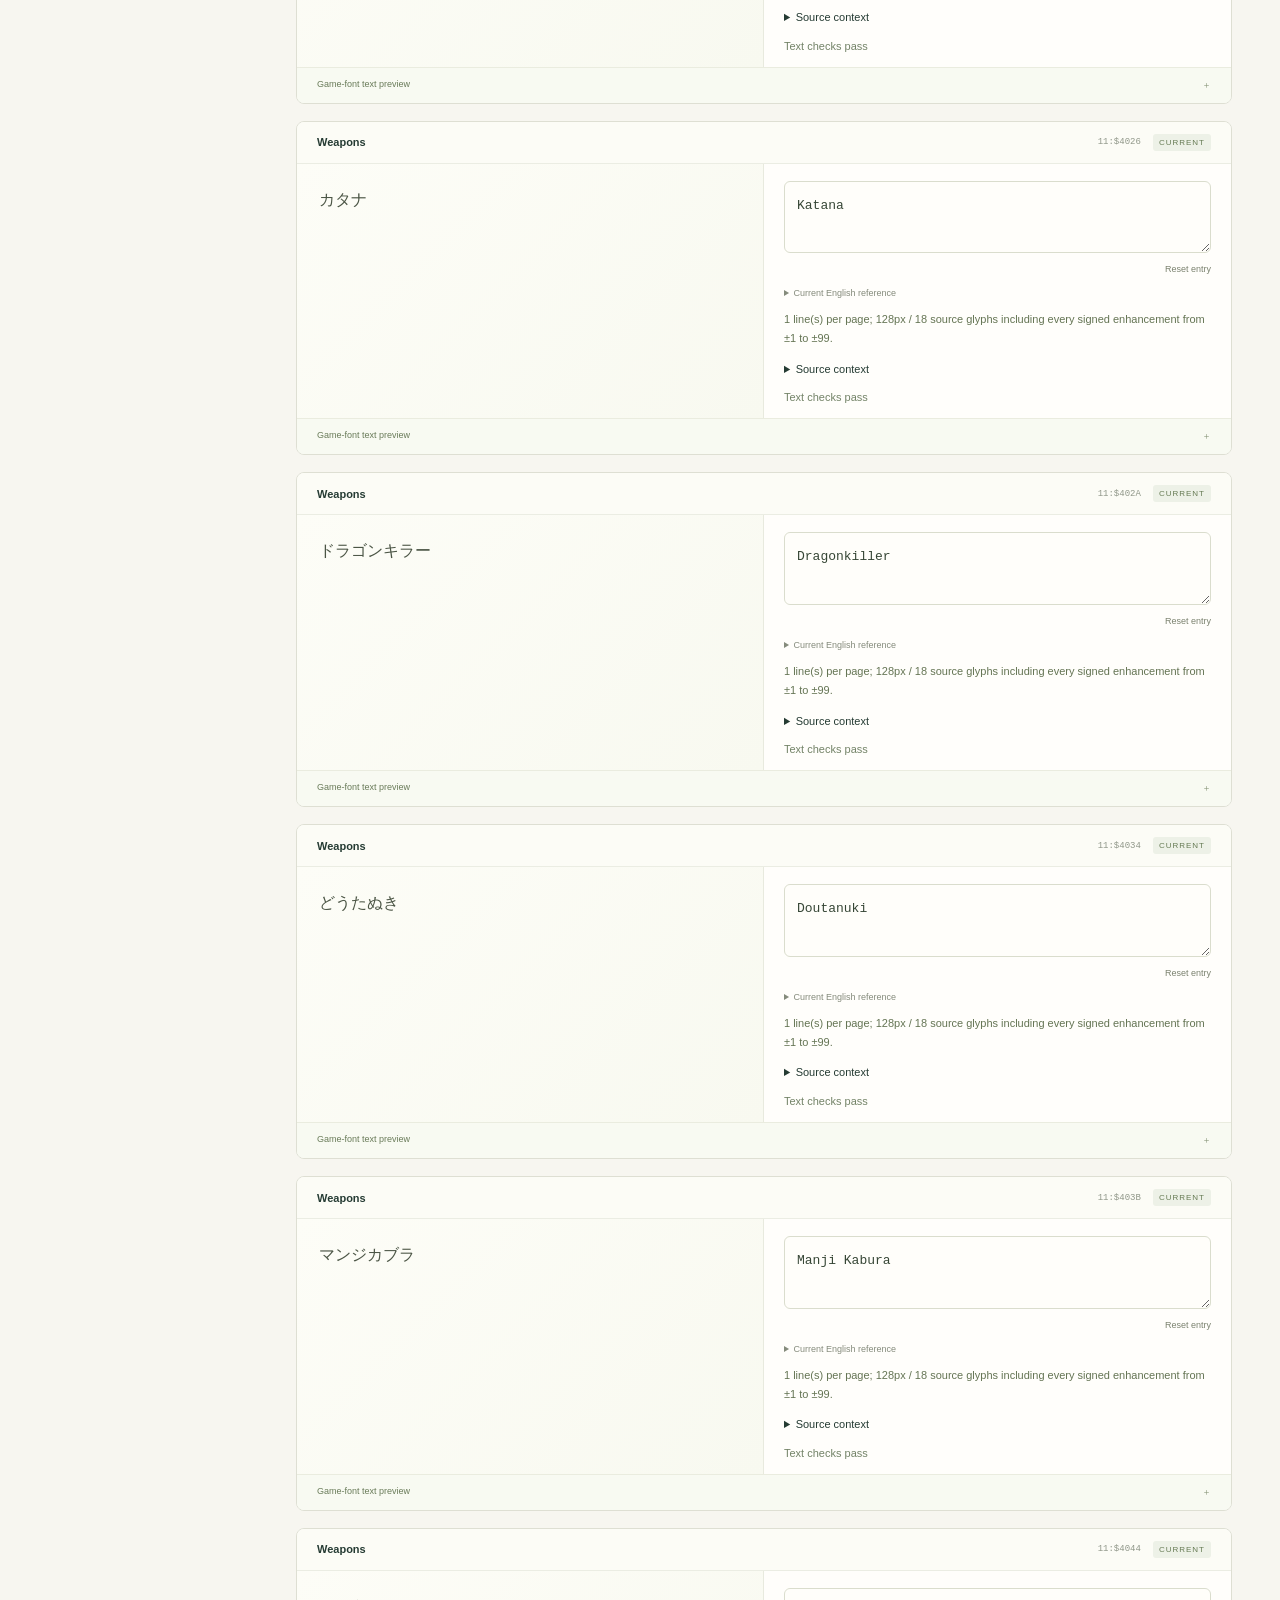
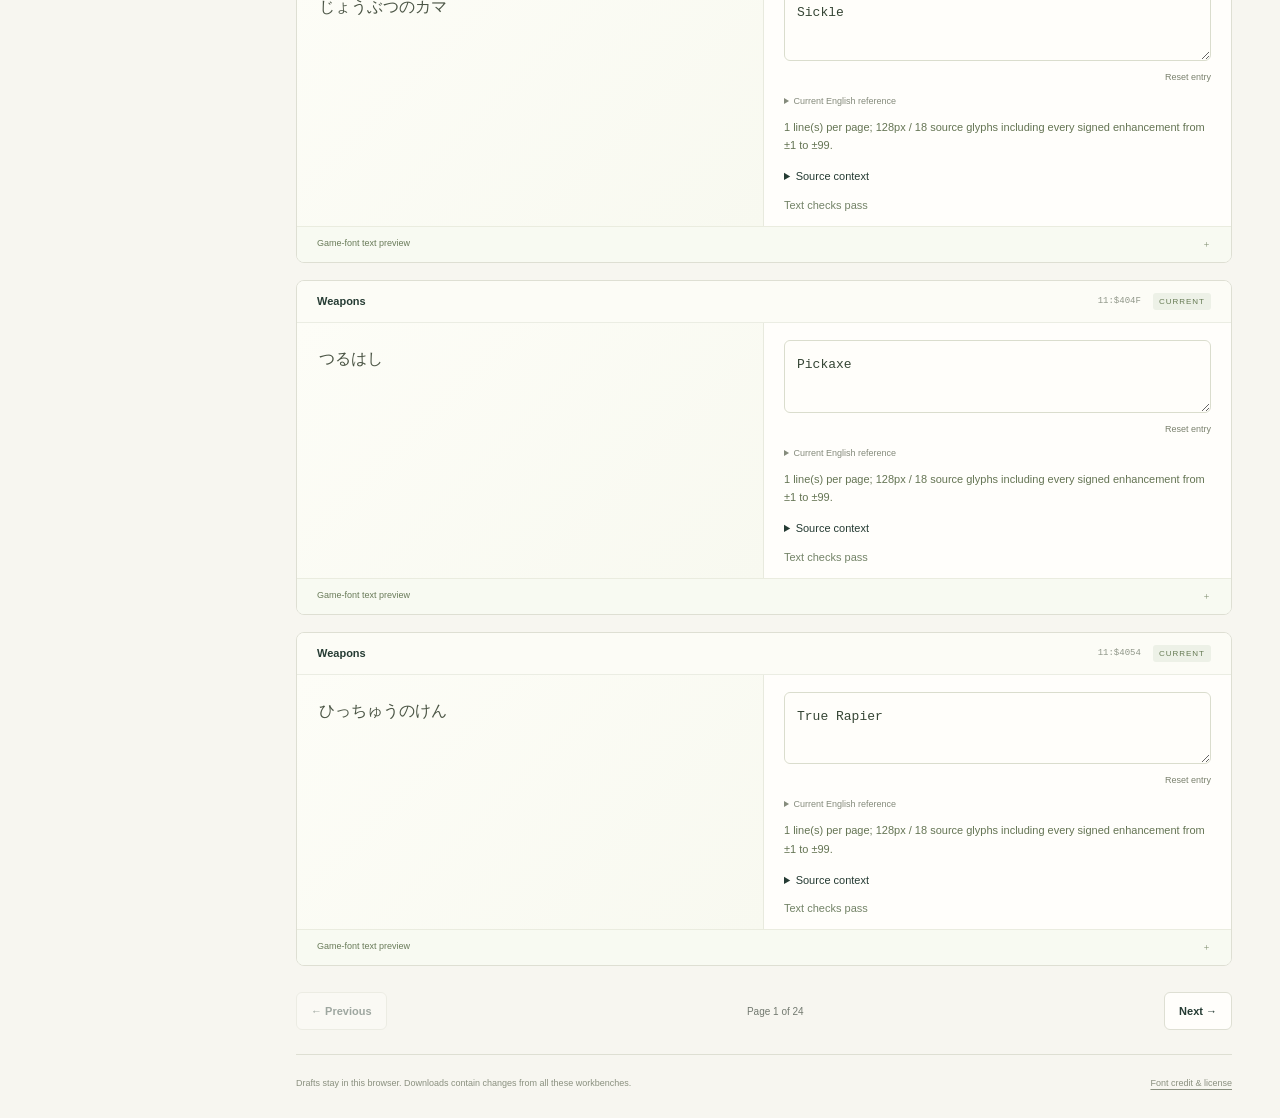
<file: site/workbench/index.html>
<!doctype html>
<html lang="en">
<head>
  <meta charset="utf-8">
  <meta name="viewport" content="width=device-width, initial-scale=1">
  <meta name="theme-color" content="#253c34">
  <title>Translation workbenches · Shiren GB</title>
  <link rel="stylesheet" href="../prose/style.css">
  <link rel="stylesheet" href="style.css">
  <link rel="icon" type="image/png" sizes="48x48" href="../assets/shiren.png">
</head>
<body>
  <a class="skip-link" href="#content">Skip to entries</a>
  <aside class="sidebar">
    <a class="brand" href="../"><img class="shiren-sprite" src="../assets/shiren.png" width="32" height="32" alt=""><span>SHIREN GB<small>Translation tools</small></span></a>
    <div class="nav-label">WORKBENCHES</div>
    <nav id="subjects" aria-label="Translation subjects"></nav>
    <div class="sidebar-footer"><a class="sidebar-link" href="../coverage.html">Script coverage ↗</a><small>Current game font: English glyph set</small></div>
  </aside>
  <div class="workspace">
    <header class="topbar"><div class="breadcrumb"><a href="../">HOME</a> <span>/</span> <strong id="crumb">WORKBENCHES</strong></div><div id="save-state" class="save-state" role="status">Loading…</div></header>
    <main id="content" tabindex="-1">
      <section class="intro"><div><h1 id="title">Translation workbenches</h1><p id="description">Loading the script and editing rules…</p></div><div class="file-actions"><button id="import" class="button secondary" disabled>Import edits</button><button id="export" class="button primary" disabled>↓ Download changes <span id="changed-count">0</span></button></div></section>
      <p class="control-guide-link"><a href="../controls/" target="_blank" rel="noopener">Control code reference ↗</a> Meanings, examples and rules by editor. Opens in a new tab.</p>
      <div id="notice" class="notice" role="status" hidden></div>
      <div id="recovery" class="notice warning" hidden><p id="recovery-message">A saved draft needs review before editing can continue.</p><button id="recover" class="text-button">Download recovery file</button><button id="fresh" class="text-button" disabled>Start fresh</button></div>
      <div class="source-strip"><div><strong id="source-status">Loading original Japanese TSVs…</strong><span id="source-description">Sources and the current English translation are included.</span></div><div class="source-actions"><a class="text-button" href="../data/script.tsv" download>Script TSV</a><a class="text-button" href="../data/intro.tsv" download>Cinematic TSV</a></div></div>
      <details class="editing-guide"><summary>Editing rules and downloads</summary><p>Each entry shows the rules for its rendering path. Most workbenches retain explicit line breaks and structural spaces. Item descriptions allow line breaks to move within the existing pages; cinematic text wraps into its fixed screen slots. Ordinary dialogue wraps in the <a href="../prose/">prose editor</a>.</p><p>Changes from these workbenches share one browser draft and one download. Shared fragments and names are checked against their known consumers. The prose editor keeps its existing separate draft and TSV format.</p><p>A download contains only edited entries, their stable keys and baseline checks. The project importer routes them to the correct TSV. Terminology, ROM placement, shared runtime allocation and visual acceptance also need the project build and game checks. A browser fit check does not run the game.</p><p>The current font supports the project's English glyph set. Translating into a language that needs other characters requires a font change.</p><p><a href="../coverage.html">View script coverage and rule sources</a> · <a href="https://github.com/joey-astrologo/Shiren-GB-Monster-of-Moonlight-Village/blob/main/site/workbench/README.md">Import instructions</a></p></details>
      <section id="global-issues" class="notice warning" aria-label="Validation across workbenches" hidden></section>
      <section class="toolbar" aria-label="Find entries"><label class="search"><input id="search" type="search" placeholder="Search Japanese, translation, or address…" aria-label="Search this workbench"></label><label class="select-label">Group <select id="group"></select></label><label class="select-label">Show <select id="filter"><option value="all">All entries</option><option value="edited">Edited entries</option><option value="errors">Needs attention</option></select></label></section>
      <div class="event-heading"><h2 id="group-title">Entries</h2><span id="row-count" class="entry-count"></span></div>
      <div class="column-labels"><span>日本語 <small>ORIGINAL</small></span><span>YOUR TRANSLATION <small>EDITABLE TEXT</small></span></div>
      <section id="records" aria-label="Translation entries"></section>
      <p id="empty" class="empty" hidden>No entries match these filters.</p>
      <div class="pagination"><button id="previous" class="button secondary">← Previous</button><span id="page-status" role="status"></span><button id="next" class="button secondary">Next →</button></div>
      <footer class="page-footer"><span>Drafts stay in this browser. Downloads contain changes from all these workbenches.</span><a href="../prose/font-license.txt">Font credit &amp; license</a></footer>
    </main>
  </div>
  <input id="file" type="file" accept=".tsv,text/tab-separated-values,text/plain" hidden>
  <script type="module" src="app.js"></script>
</body>
</html>
</file>
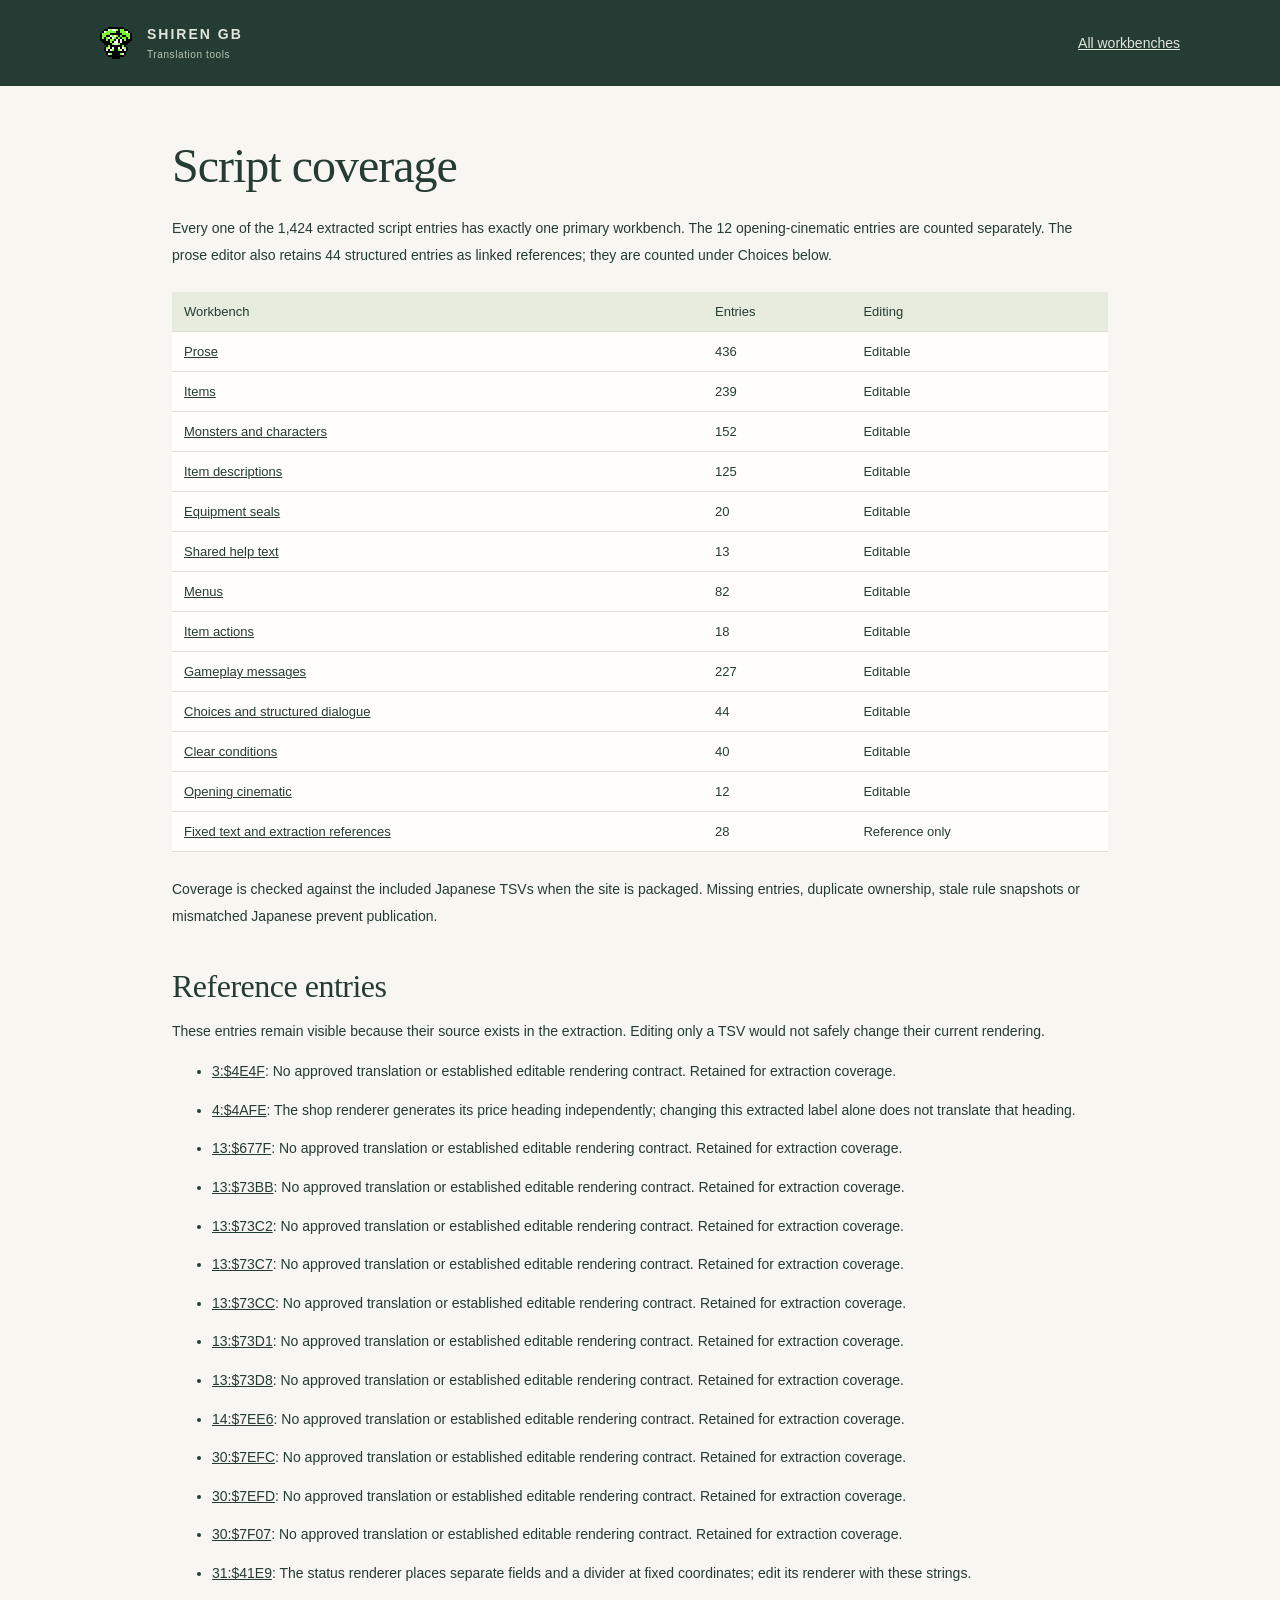
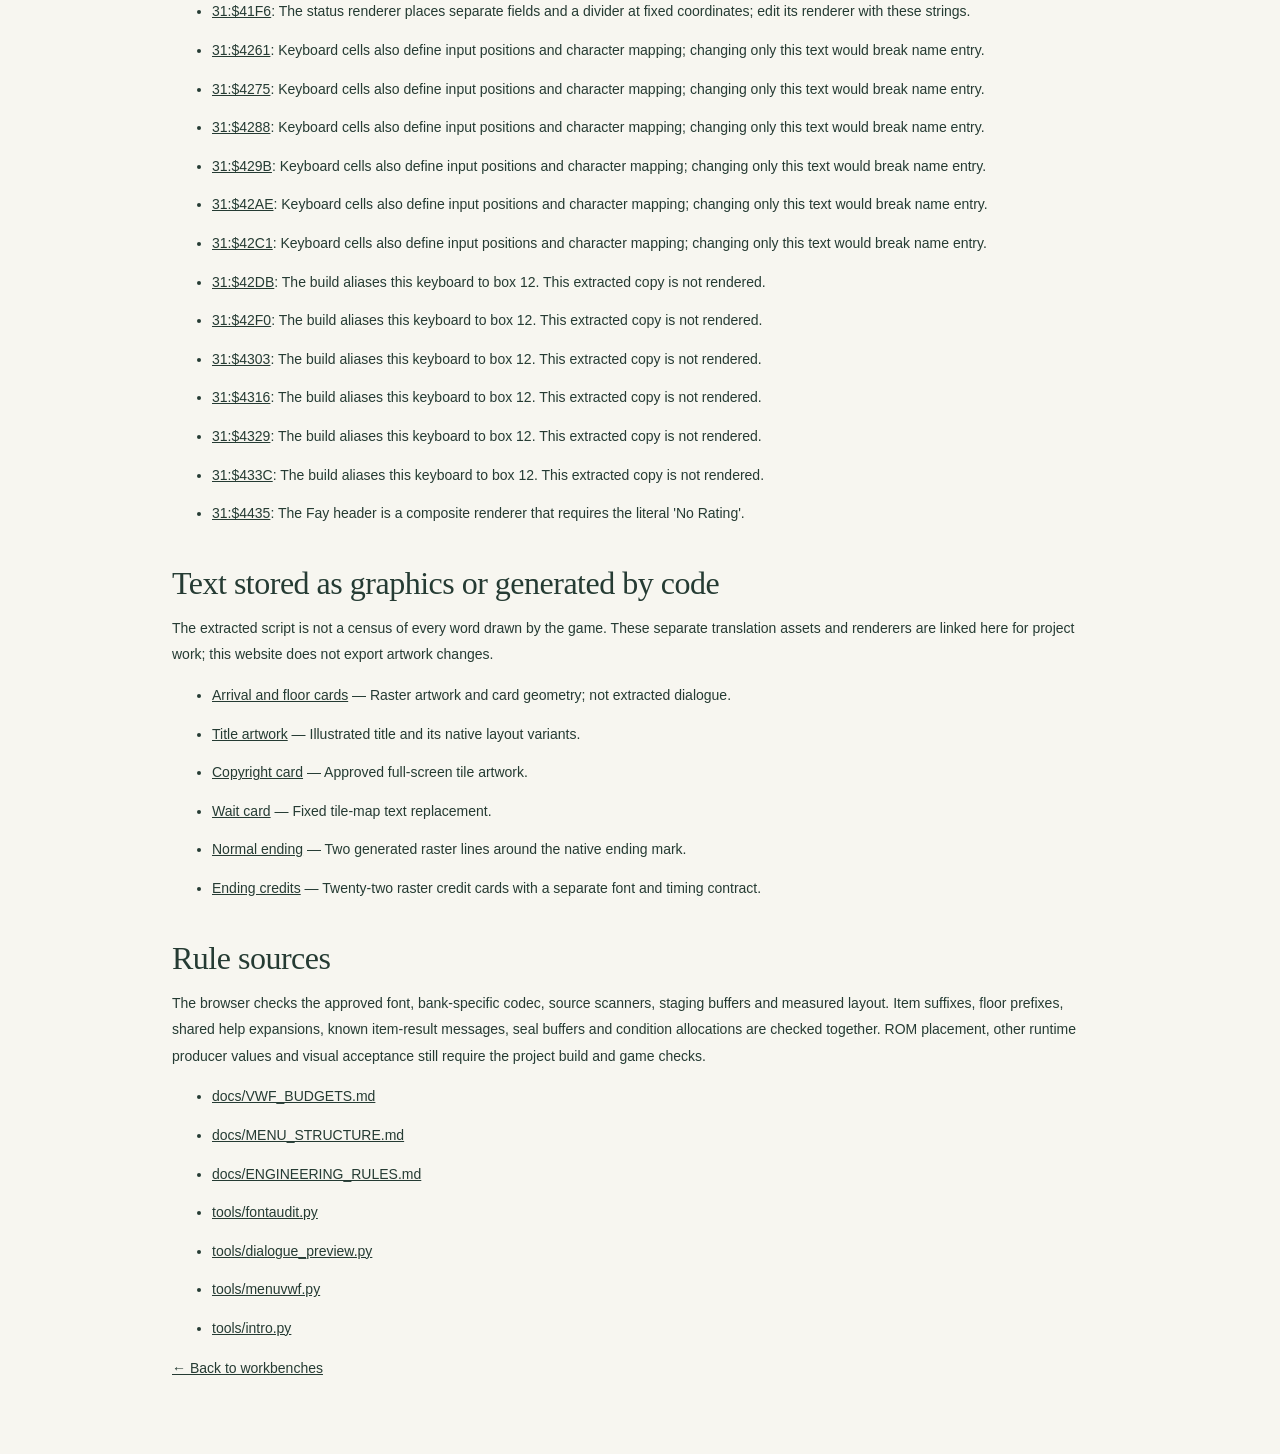
<file: site/coverage.html>
<!doctype html>
<html lang="en"><head><meta charset="utf-8"><meta name="viewport" content="width=device-width, initial-scale=1"><title>Script coverage · Shiren GB</title><link rel="stylesheet" href="style.css"><link rel="icon" type="image/png" sizes="48x48" href="assets/shiren.png"></head>
<body><header class="masthead"><div class="header-inner"><a class="brand" href="./"><img class="shiren-sprite" src="assets/shiren.png" width="32" height="32" alt=""><span>SHIREN GB<small>Translation tools</small></span></a><a href="./">All workbenches</a></div></header>
<main class="coverage"><h1>Script coverage</h1><p>Every one of the 1,424 extracted script entries has exactly one primary workbench. The 12 opening-cinematic entries are counted separately. The prose editor also retains 44 structured entries as linked references; they are counted under Choices below.</p>
<table><thead><tr><th scope="col">Workbench</th><th scope="col">Entries</th><th scope="col">Editing</th></tr></thead><tbody><tr><th scope="row"><a href="prose/">Prose</a></th><td>436</td><td>Editable</td></tr><tr><th scope="row"><a href="workbench/?subject=items">Items</a></th><td>239</td><td>Editable</td></tr><tr><th scope="row"><a href="workbench/?subject=names">Monsters and characters</a></th><td>152</td><td>Editable</td></tr><tr><th scope="row"><a href="workbench/?subject=descriptions">Item descriptions</a></th><td>125</td><td>Editable</td></tr><tr><th scope="row"><a href="workbench/?subject=seals">Equipment seals</a></th><td>20</td><td>Editable</td></tr><tr><th scope="row"><a href="workbench/?subject=fragments">Shared help text</a></th><td>13</td><td>Editable</td></tr><tr><th scope="row"><a href="workbench/?subject=menus">Menus</a></th><td>82</td><td>Editable</td></tr><tr><th scope="row"><a href="workbench/?subject=verbs">Item actions</a></th><td>18</td><td>Editable</td></tr><tr><th scope="row"><a href="workbench/?subject=messages">Gameplay messages</a></th><td>227</td><td>Editable</td></tr><tr><th scope="row"><a href="workbench/?subject=choices">Choices and structured dialogue</a></th><td>44</td><td>Editable</td></tr><tr><th scope="row"><a href="workbench/?subject=conditions">Clear conditions</a></th><td>40</td><td>Editable</td></tr><tr><th scope="row"><a href="workbench/?subject=cinematic">Opening cinematic</a></th><td>12</td><td>Editable</td></tr><tr><th scope="row"><a href="workbench/?subject=reference">Fixed text and extraction references</a></th><td>28</td><td>Reference only</td></tr></tbody></table>
<p>Coverage is checked against the included Japanese TSVs when the site is packaged. Missing entries, duplicate ownership, stale rule snapshots or mismatched Japanese prevent publication.</p>
<h2>Reference entries</h2><p>These entries remain visible because their source exists in the extraction. Editing only a TSV would not safely change their current rendering.</p><ul><li><a href="workbench/?subject=reference#3%3A%244E4F">3:$4E4F</a>: No approved translation or established editable rendering contract. Retained for extraction coverage.</li><li><a href="workbench/?subject=reference#4%3A%244AFE">4:$4AFE</a>: The shop renderer generates its price heading independently; changing this extracted label alone does not translate that heading.</li><li><a href="workbench/?subject=reference#13%3A%24677F">13:$677F</a>: No approved translation or established editable rendering contract. Retained for extraction coverage.</li><li><a href="workbench/?subject=reference#13%3A%2473BB">13:$73BB</a>: No approved translation or established editable rendering contract. Retained for extraction coverage.</li><li><a href="workbench/?subject=reference#13%3A%2473C2">13:$73C2</a>: No approved translation or established editable rendering contract. Retained for extraction coverage.</li><li><a href="workbench/?subject=reference#13%3A%2473C7">13:$73C7</a>: No approved translation or established editable rendering contract. Retained for extraction coverage.</li><li><a href="workbench/?subject=reference#13%3A%2473CC">13:$73CC</a>: No approved translation or established editable rendering contract. Retained for extraction coverage.</li><li><a href="workbench/?subject=reference#13%3A%2473D1">13:$73D1</a>: No approved translation or established editable rendering contract. Retained for extraction coverage.</li><li><a href="workbench/?subject=reference#13%3A%2473D8">13:$73D8</a>: No approved translation or established editable rendering contract. Retained for extraction coverage.</li><li><a href="workbench/?subject=reference#14%3A%247EE6">14:$7EE6</a>: No approved translation or established editable rendering contract. Retained for extraction coverage.</li><li><a href="workbench/?subject=reference#30%3A%247EFC">30:$7EFC</a>: No approved translation or established editable rendering contract. Retained for extraction coverage.</li><li><a href="workbench/?subject=reference#30%3A%247EFD">30:$7EFD</a>: No approved translation or established editable rendering contract. Retained for extraction coverage.</li><li><a href="workbench/?subject=reference#30%3A%247F07">30:$7F07</a>: No approved translation or established editable rendering contract. Retained for extraction coverage.</li><li><a href="workbench/?subject=reference#31%3A%2441E9">31:$41E9</a>: The status renderer places separate fields and a divider at fixed coordinates; edit its renderer with these strings.</li><li><a href="workbench/?subject=reference#31%3A%2441F6">31:$41F6</a>: The status renderer places separate fields and a divider at fixed coordinates; edit its renderer with these strings.</li><li><a href="workbench/?subject=reference#31%3A%244261">31:$4261</a>: Keyboard cells also define input positions and character mapping; changing only this text would break name entry.</li><li><a href="workbench/?subject=reference#31%3A%244275">31:$4275</a>: Keyboard cells also define input positions and character mapping; changing only this text would break name entry.</li><li><a href="workbench/?subject=reference#31%3A%244288">31:$4288</a>: Keyboard cells also define input positions and character mapping; changing only this text would break name entry.</li><li><a href="workbench/?subject=reference#31%3A%24429B">31:$429B</a>: Keyboard cells also define input positions and character mapping; changing only this text would break name entry.</li><li><a href="workbench/?subject=reference#31%3A%2442AE">31:$42AE</a>: Keyboard cells also define input positions and character mapping; changing only this text would break name entry.</li><li><a href="workbench/?subject=reference#31%3A%2442C1">31:$42C1</a>: Keyboard cells also define input positions and character mapping; changing only this text would break name entry.</li><li><a href="workbench/?subject=reference#31%3A%2442DB">31:$42DB</a>: The build aliases this keyboard to box 12. This extracted copy is not rendered.</li><li><a href="workbench/?subject=reference#31%3A%2442F0">31:$42F0</a>: The build aliases this keyboard to box 12. This extracted copy is not rendered.</li><li><a href="workbench/?subject=reference#31%3A%244303">31:$4303</a>: The build aliases this keyboard to box 12. This extracted copy is not rendered.</li><li><a href="workbench/?subject=reference#31%3A%244316">31:$4316</a>: The build aliases this keyboard to box 12. This extracted copy is not rendered.</li><li><a href="workbench/?subject=reference#31%3A%244329">31:$4329</a>: The build aliases this keyboard to box 12. This extracted copy is not rendered.</li><li><a href="workbench/?subject=reference#31%3A%24433C">31:$433C</a>: The build aliases this keyboard to box 12. This extracted copy is not rendered.</li><li><a href="workbench/?subject=reference#31%3A%244435">31:$4435</a>: The Fay header is a composite renderer that requires the literal &#x27;No     Rating&#x27;.</li></ul>
<h2>Text stored as graphics or generated by code</h2><p>The extracted script is not a census of every word drawn by the game. These separate translation assets and renderers are linked here for project work; this website does not export artwork changes.</p><ul><li><a href="https://github.com/joey-astrologo/Shiren-GB-Monster-of-Moonlight-Village/blob/main/tools/floorcardgen.py">Arrival and floor cards</a> — Raster artwork and card geometry; not extracted dialogue.</li><li><a href="https://github.com/joey-astrologo/Shiren-GB-Monster-of-Moonlight-Village/blob/main/tools/titlelogo.py">Title artwork</a> — Illustrated title and its native layout variants.</li><li><a href="https://github.com/joey-astrologo/Shiren-GB-Monster-of-Moonlight-Village/blob/main/tools/titlecard.py">Copyright card</a> — Approved full-screen tile artwork.</li><li><a href="https://github.com/joey-astrologo/Shiren-GB-Monster-of-Moonlight-Village/blob/main/tools/waitcard.py">Wait card</a> — Fixed tile-map text replacement.</li><li><a href="https://github.com/joey-astrologo/Shiren-GB-Monster-of-Moonlight-Village/blob/main/tools/normalending.py">Normal ending</a> — Two generated raster lines around the native ending mark.</li><li><a href="https://github.com/joey-astrologo/Shiren-GB-Monster-of-Moonlight-Village/blob/main/tools/endingcredits.py">Ending credits</a> — Twenty-two raster credit cards with a separate font and timing contract.</li></ul>
<h2>Rule sources</h2><p>The browser checks the approved font, bank-specific codec, source scanners, staging buffers and measured layout. Item suffixes, floor prefixes, shared help expansions, known item-result messages, seal buffers and condition allocations are checked together. ROM placement, other runtime producer values and visual acceptance still require the project build and game checks.</p><ul><li><a href="https://github.com/joey-astrologo/Shiren-GB-Monster-of-Moonlight-Village/blob/main/docs/VWF_BUDGETS.md">docs/VWF_BUDGETS.md</a></li><li><a href="https://github.com/joey-astrologo/Shiren-GB-Monster-of-Moonlight-Village/blob/main/docs/MENU_STRUCTURE.md">docs/MENU_STRUCTURE.md</a></li><li><a href="https://github.com/joey-astrologo/Shiren-GB-Monster-of-Moonlight-Village/blob/main/docs/ENGINEERING_RULES.md">docs/ENGINEERING_RULES.md</a></li><li><a href="https://github.com/joey-astrologo/Shiren-GB-Monster-of-Moonlight-Village/blob/main/tools/fontaudit.py">tools/fontaudit.py</a></li><li><a href="https://github.com/joey-astrologo/Shiren-GB-Monster-of-Moonlight-Village/blob/main/tools/dialogue_preview.py">tools/dialogue_preview.py</a></li><li><a href="https://github.com/joey-astrologo/Shiren-GB-Monster-of-Moonlight-Village/blob/main/tools/menuvwf.py">tools/menuvwf.py</a></li><li><a href="https://github.com/joey-astrologo/Shiren-GB-Monster-of-Moonlight-Village/blob/main/tools/intro.py">tools/intro.py</a></li></ul><p><a href="./">← Back to workbenches</a></p></main></body></html>
</file>
<file: site/style.css>
@charset "UTF-8";
.subject-grid{display:grid;grid-template-columns:repeat(3,minmax(0,1fr));gap:18px}.subject-card{position:relative;display:flex;flex-direction:column;border:1px solid #d0d8c5;background:#fffefb;border-radius:8px;padding:24px}.subject-count{font-size:10px;letter-spacing:.8px;color:#7d866f;margin-bottom:15px}.subject-card h3{font:25px/1.25 Georgia,serif;margin:0 0 12px}.subject-card h3 a{text-decoration:none}.subject-card p{font-size:12px;line-height:1.8;color:#697362;margin-bottom:22px}.subject-open{margin-top:auto;font-size:11px;font-weight:600;text-decoration:none}.subject-open:hover{text-decoration:underline}.coverage-link{font-size:12px;white-space:nowrap}.coverage{padding-top:30px;padding-bottom:60px;max-width:1000px}.coverage p,.coverage li{font-size:14px;line-height:1.9;margin:12px 0}.coverage h2{margin-top:36px}.coverage table{border-collapse:collapse;width:100%;margin:24px 0;background:#fffefb}.coverage th,.coverage td{text-align:left;border-bottom:1px solid #dedfd3;padding:12px;font-size:13px}.coverage th{font-weight:500}.coverage thead{background:#e7ecdf}@media(max-width:950px){.subject-grid{grid-template-columns:repeat(2,minmax(0,1fr))}}@media(max-width:600px){.subject-grid{grid-template-columns:1fr}.subject-card{padding:22px}.coverage th,.coverage td{padding:9px;font-size:11px}.coverage-link{white-space:normal;font-size:11px}.coverage table{table-layout:fixed}}
:root{color-scheme:light;--paper:#f7f6f0;--surface:#fffefb;--ink:#253b33;--muted:#697362;--line:#dedfd3;--green:#375949;--gold:#dac89d;font-family:-apple-system,BlinkMacSystemFont,"Segoe UI",sans-serif;font-size:14px}
*{box-sizing:border-box}html{scroll-behavior:smooth}body{margin:0;background:var(--paper);color:var(--ink)}a{color:inherit;touch-action:manipulation}a:focus-visible{outline:3px solid #af8948;outline-offset:5px}h1,h2,h3,p{margin:0}.skip-link{position:fixed;top:-100px;left:15px;padding:12px;z-index:10;background:white}.skip-link:focus{top:12px}.masthead{background:#253c34;color:#e1e6db}.header-inner{max-width:1144px;margin:auto;padding:26px 32px;display:flex;align-items:center;justify-content:space-between;gap:24px}.brand{display:flex;align-items:center;gap:15px;text-decoration:none;font-size:14px;letter-spacing:2px;font-weight:700}.brand small{display:block;font-size:10px;font-weight:400;letter-spacing:.6px;margin-top:7px;color:#b6c5b3}.shiren-sprite{display:block;width:32px;height:32px;flex:none;image-rendering:pixelated}.project-link{font-size:12px;text-decoration:none;color:#d2dccb}.project-link span{margin-left:10px;color:var(--gold)}.project-link:hover,.hero-link:hover{text-decoration:underline;text-underline-offset:5px}main{max-width:1144px;margin:auto;padding:0 32px}.hero{display:grid;grid-template-columns:1.2fr 1fr;gap:70px;align-items:center;padding:55px 0 60px}.eyebrow{font-size:10px;letter-spacing:2px;font-weight:600;color:var(--muted)}h1{font:normal 48px/1.15 Georgia,"Times New Roman",serif;letter-spacing:-1px;margin:22px 0}.hero-copy>p{font-size:15px;line-height:1.9;color:var(--muted);max-width:430px}.hero-link{display:inline-flex;align-items:center;gap:22px;margin-top:27px;font-size:12px;font-weight:600;text-decoration:none}.hero-link span{font-size:18px}
.manuscript{position:relative;width:310px;height:255px;justify-self:center;transform:rotate(4deg)}.paper-back{position:absolute;inset:10px -12px -10px 12px;background:#e3e7d6;border:1px solid #d1d9c3;border-radius:3px;transform:rotate(-9deg)}.paper-front{position:relative;height:100%;border:1px solid #d9dccd;border-radius:3px;background:var(--surface);padding:26px;box-shadow:0 15px 30px #253c340a}.paper-heading,.paper-foot{display:flex;justify-content:space-between;align-items:center;font-size:8px;letter-spacing:1.4px;color:#7b856e}.paper-heading{padding-bottom:17px;border-bottom:1px solid var(--line)}.notebook-symbol{font:43px Georgia,serif;color:#5b7052;display:flex;justify-content:space-between;align-items:center;margin:21px 10px 17px}.notebook-symbol span{font:20px Georgia,serif;color:#a0aa90}.notebook-lines{display:grid;gap:8px;margin:0 10px 19px}.notebook-lines span{height:3px;border-radius:2px;background:#e7ebdf}.notebook-lines span:nth-child(2){width:86%}.notebook-lines span:last-child{width:66%}.paper-foot{margin-top:20px}.paper-foot span:last-child{color:#a88f59;font-size:23px}
.studios{scroll-margin-top:26px}.section-heading{display:flex;justify-content:space-between;align-items:center;gap:20px;margin-bottom:25px}h2{font:normal 32px/1.25 Georgia,serif;letter-spacing:-.5px;margin-top:9px}.poc-badge{font-size:10px;white-space:nowrap;border:1px solid #d7cfad;border-radius:4px;padding:7px 10px;color:#806d36;background:#f3efdf}.studio-card{display:grid;grid-template-columns:235px 1fr;border:1px solid #cdd5c1;border-radius:9px;overflow:hidden;background:var(--surface)}.studio-mark{background:#e7ecdf;display:flex;flex-direction:column;align-items:center;justify-content:center;gap:23px;border-right:1px solid #d6ddcb}.studio-mark>span{font:76px Georgia,serif;color:#738766}.studio-mark small{font-size:9px;letter-spacing:2px;color:#697d5c}.studio-copy{padding:32px 38px}.studio-copy h3{font:normal 33px Georgia,serif;letter-spacing:-.5px;margin:0 0 13px}.studio-copy>p{font-size:13px;line-height:1.9;color:var(--muted);max-width:580px}.features{display:flex;flex-wrap:wrap;gap:9px 20px;padding:0;list-style:none;font-size:10px;color:#647756;margin:17px 0 26px}.features li:before{content:'✓';margin-right:7px}.button{display:inline-flex;align-items:center;justify-content:space-between;gap:30px;padding:13px 17px;border:1px solid var(--green);border-radius:5px;background:var(--green);color:white;text-decoration:none;font-size:12px;font-weight:600;transition:background .15s}.button:hover{background:#294936}.button span{font-size:18px;font-weight:400}.future-note{font-size:11px;line-height:1.8;color:var(--muted);padding:19px 0 0}.how-it-works{margin:60px 0 0;padding:38px 0;border-top:1px solid var(--line)}.how-it-works h2{font-size:29px}.steps{list-style:none;display:grid;grid-template-columns:repeat(3,1fr);gap:42px;padding:0;margin:30px 0}.step-number{font:italic 20px Georgia,serif;color:#849573}.steps h3{font-size:13px;margin:14px 0 11px;font-weight:600}.steps p{font-size:12px;line-height:1.9;color:var(--muted)}code{font-size:.94em;background:#e9ecdf;padding:2px 4px;border-radius:3px}.font-note{font-size:10px;line-height:1.8;color:var(--muted)}.footer{max-width:1080px;margin:auto;border-top:1px solid var(--line);padding:23px 0 30px;display:flex;justify-content:space-between;gap:20px;font-size:10px;color:var(--muted);line-height:1.7}.footer a{text-decoration:none}.footer a:hover{text-decoration:underline;text-underline-offset:3px}
@media(max-width:1150px){.footer{margin:0 32px}.hero{gap:40px}.manuscript{width:280px}.paper-heading{font-size:7px}}
@media(max-width:760px){.header-inner{padding:22px}.brand{font-size:12px}.brand small{font-size:9px}.project-link{font-size:10px}.project-link span{margin-left:3px}main{padding:0 22px}.hero{gap:30px;padding:50px 0 55px}h1{font-size:42px}.hero-copy>p{font-size:13px}.eyebrow{font-size:9px;letter-spacing:1.5px}.manuscript{width:215px;height:235px}.paper-front{padding:19px}.paper-heading{line-height:1.7;gap:8px}.notebook-symbol{font-size:34px}.studio-card{grid-template-columns:140px 1fr}.studio-copy{padding:28px}.studio-copy h3{font-size:29px}.studio-mark>span{font-size:58px}.studio-mark small{font-size:8px}.steps{gap:24px}.footer{margin:0 22px}}
@media(max-width:560px){.hero{display:block}.hero-copy{max-width:400px}h1{font-size:38px}.hero-copy>p{font-size:14px}.manuscript{display:none}.section-heading{gap:10px}h2{font-size:28px}.poc-badge{font-size:9px;padding:6px 8px}.studio-card{display:block}.studio-mark{flex-direction:row;justify-content:space-between;padding:18px 25px;border-right:0;border-bottom:1px solid #d6ddcb}.studio-mark>span{font-size:34px}.studio-copy{padding:27px 24px}.studio-copy h3{font-size:31px}.features{gap:12px 17px}.button{width:100%}.how-it-works{margin-top:40px;padding-top:30px}.steps{grid-template-columns:1fr;gap:25px;margin-top:27px}.steps li{padding-left:42px;position:relative}.step-number{position:absolute;left:0;top:0}.steps h3{margin-top:2px}.footer{flex-direction:column;gap:12px}}
@media(prefers-reduced-motion:reduce){html{scroll-behavior:auto}*{transition:none!important}}

.control-guide-link{font-size:12px;line-height:1.8;margin:-8px 0 24px;color:var(--muted)}.control-guide-link a{color:var(--green);font-weight:600;margin-right:8px;text-underline-offset:3px}
</file>
<file: site/controls/style.css>
.control-reference{padding-top:38px;padding-bottom:30px;max-width:1120px}.control-reference h1{margin-top:15px}.control-reference .lead{max-width:780px;font-size:16px;line-height:1.85;color:var(--muted)}.reference-nav{display:flex;flex-wrap:wrap;gap:9px;margin:25px 0}.reference-nav a{font-size:12px;padding:9px 12px;border:1px solid var(--line);background:var(--surface);border-radius:5px;text-decoration:none}.reference-nav a:hover{background:#e7ecdf}.control-reference section{margin:34px 0;scroll-margin-top:20px}.control-reference h2{margin-bottom:16px}.control-reference p{font-size:14px;line-height:1.85;margin:12px 0}.control-reference code{font:12px/1.7 ui-monospace,SFMono-Regular,Consolas,monospace;background:#eaf0e2;border-radius:3px;padding:2px 4px;overflow-wrap:anywhere}.reading-note{padding:20px 24px;border:1px solid #d0d8c5;border-radius:7px;background:#edf1e6}.reading-note h2{font-size:25px}.control-reference .note{color:var(--muted);font-size:13px}.control-reference table{width:100%;border-collapse:collapse;background:var(--surface);font-size:13px;line-height:1.8}.control-reference th,.control-reference td{padding:16px;vertical-align:top;text-align:left;border:1px solid var(--line);overflow-wrap:anywhere}.control-reference thead{background:#e7ecdf}.control-reference th{font-weight:600}.control-reference tbody th{width:17%}.control-reference td{width:41.5%}.control-reference tr[id]{scroll-margin-top:20px}.control-reference tr:target{background:#f6efd9;outline:2px solid #c6b57c;outline-offset:-2px}.uncertain{color:#785a22;font-weight:500}.reference-sources{border-top:1px solid var(--line);padding-top:12px}.control-reference a{text-underline-offset:3px}.table-wrap{max-width:100%}@media(max-width:680px){.control-reference{padding:28px 18px}.control-reference h1{font-size:36px}.control-reference h2{font-size:27px}.control-reference .lead{font-size:14px}.reading-note{padding:15px}.control-reference th,.control-reference td{padding:9px;font-size:12px}.control-reference tbody th{width:24%}.control-reference td{width:38%}.control-reference code{font-size:11px}.reference-nav{gap:7px}.reference-nav a{font-size:11px;padding:8px}.header-inner{padding:20px 18px}.brand{font-size:12px}.project-link{font-size:11px}}@media print{.masthead,.reference-nav,.footer,.skip-link{display:none}.control-reference{max-width:none;padding:0}.control-reference section{break-inside:auto}.control-reference tr{break-inside:avoid}.control-reference a{color:inherit}.control-reference table{font-size:10pt}}
</file>
<file: site/prose/style.css>
@charset "UTF-8";
:root{color-scheme:light;--paper:#f7f6f0;--surface:#fffefb;--ink:#253b33;--muted:#737a70;--line:#dedfd3;--green:#375949;--pale:#e9eee4;--red:#a44032;--amber:#876c28;--gold:#dac89d;font-family:-apple-system,BlinkMacSystemFont,"Segoe UI",sans-serif;font-size:14px}
*{box-sizing:border-box}body{margin:0;background:var(--paper);color:var(--ink)}button,input,textarea{font:inherit}button,a,input,textarea,summary{touch-action:manipulation}button{cursor:pointer}button:disabled{cursor:not-allowed;opacity:.42}button:focus-visible,a:focus-visible,summary:focus-visible,input:focus-visible,textarea:focus-visible{outline:3px solid #af8948;outline-offset:3px}a{color:inherit}button{color:inherit}button,textarea,input{border-radius:6px}button{transition:background .15s,color .15s}h1,h2,h3,p{margin:0}[hidden]{display:none!important}.skip-link{position:fixed;top:-100px;left:15px;padding:12px;z-index:10;background:white}.skip-link:focus{top:12px}
.sidebar{width:248px;background:#253c34;color:#e1e6db;position:fixed;inset:0 auto 0 0;display:flex;flex-direction:column;padding:32px 18px 22px}.brand{display:flex;align-items:center;gap:15px;text-decoration:none;margin:0 13px 35px;font-size:14px;letter-spacing:2px;font-weight:700}.brand small{display:block;font-size:10px;font-weight:400;letter-spacing:.6px;margin-top:7px;color:#aebcac}.shiren-sprite{display:block;width:32px;height:32px;flex:none;image-rendering:pixelated}.collection{display:flex;align-items:center;gap:12px;background:#354e42;border:1px solid #486052;border-radius:7px;padding:15px 12px;margin-bottom:29px;font-size:14px;font-weight:600}.collection small{display:block;color:#aebda9;font-size:10px;font-weight:400;margin-top:5px}.collection-icon{color:var(--gold);font-family:serif;font-size:24px}.live-dot{height:6px;width:6px;background:#aecba2;border-radius:50%;margin-left:auto}.nav-label{font-size:9px;letter-spacing:2px;padding:0 13px 12px;color:#a1b39f;display:flex;justify-content:space-between}nav{overflow:auto;flex:1;scrollbar-width:thin;scrollbar-color:#5a7161 transparent}nav button{width:100%;display:flex;gap:10px;justify-content:space-between;align-items:center;text-align:left;line-height:1.5;padding:10px 13px;border:0;background:transparent;color:#b8c5b6;font-size:12px;margin-bottom:3px}nav button span{font-size:10px;opacity:.7;flex-shrink:0}nav button:hover{background:#30493e;color:white}nav button.active{background:#e0e5d5;color:#2d4839;font-weight:600}nav button.all-events{margin-bottom:14px;border-bottom:1px solid #465b4a;border-radius:4px 4px 0 0;padding-bottom:13px}.sidebar-footer{padding:22px 14px 0;margin-top:15px;border-top:1px solid #455949}.sidebar-footer small{color:#9baf99;font-size:9px}.sidebar-link{display:block;border:0;background:none;color:#d1d9c7;padding:10px 0 0;font-size:11px}
.workspace{margin-left:248px}.topbar{height:68px;border-bottom:1px solid var(--line);display:flex;align-items:center;justify-content:space-between;padding:0 48px;background:var(--surface)}.breadcrumb{font-size:9px;letter-spacing:1.8px;color:var(--muted);display:flex;gap:13px}.breadcrumb strong{color:var(--ink);font-weight:600}.save-state{font-size:10px;color:var(--muted);display:flex;align-items:center;gap:7px}.save-state span{display:inline-block;width:5px;height:5px;background:#718862;border-radius:50%}main{padding:39px 48px 0;max-width:1650px;margin:auto}.intro{display:flex;justify-content:space-between;align-items:center;gap:25px;margin-bottom:29px}.eyebrow{font-size:9px;letter-spacing:2px;font-weight:600;color:var(--muted)}h1{font:normal 39px/1.2 Georgia,"Times New Roman",serif;letter-spacing:-1.2px;margin:10px 0 11px}.intro p{font-size:12px;color:var(--muted)}.file-actions{display:flex;align-items:center;gap:9px}.button{border:1px solid var(--line);padding:11px 14px;white-space:nowrap;font-size:11px;font-weight:600;background:var(--surface);min-height:38px}.button:hover{background:#edf0e6}.button.primary{background:var(--green);border-color:var(--green);color:#fff}.button.primary:hover{background:#294936}.button.primary span:first-child{font-size:16px;margin-right:6px}#download-count{font-size:10px;display:inline-flex;align-items:center;justify-content:center;background:#6c806d;min-width:19px;height:18px;margin-left:8px;border-radius:3px}.source-strip{display:flex;justify-content:space-between;align-items:center;gap:15px;border:1px solid var(--line);border-radius:6px;padding:13px 16px;background:#f0f1e8;color:var(--muted);font-size:10px;margin-bottom:23px}.source-strip>div{display:flex;align-items:center;gap:10px;flex-wrap:wrap}.source-strip strong{font-size:10px;color:#4a5d47;white-space:nowrap}.source-symbol{font-size:19px;color:#809075}.text-button{border:0;background:none;padding:4px;color:var(--green);font-size:10px;font-weight:600;white-space:nowrap}.text-button:hover{text-decoration:underline}.toolbar{display:flex;justify-content:space-between;align-items:center;gap:16px;padding-bottom:24px;border-bottom:1px solid var(--line);margin-bottom:28px}.search{position:relative;flex:1;max-width:385px}.search input{width:100%;background:var(--surface);border:1px solid var(--line);padding:11px 12px 11px 35px;font-size:11px;color:var(--ink)}.search svg{position:absolute;width:15px;height:15px;left:12px;top:12px;fill:none;stroke:#828b79;stroke-width:1.7}.filters{display:flex;background:#eaece3;padding:3px;border-radius:5px;gap:2px}.filters button{border:0;background:transparent;padding:8px 10px;font-size:10px;white-space:nowrap;color:var(--muted)}.filters button.active{background:var(--surface);color:var(--ink);box-shadow:0 1px 3px #32442c13}.filters span{font-size:9px;margin-left:5px;background:#e8eadf;padding:1px 4px;border-radius:3px}.event-heading{display:flex;justify-content:space-between;align-items:center;margin-bottom:25px}.event-heading h2{font:normal 26px/1.3 Georgia,serif;margin-top:7px;letter-spacing:-.3px}.event-heading p{font-size:11px;color:var(--muted);margin-top:8px}.entry-count{font-size:10px;color:var(--muted);border:1px solid var(--line);padding:6px 9px;border-radius:4px}.column-labels{display:grid;grid-template-columns:1fr 1fr;font-size:9px;font-weight:700;letter-spacing:1.6px;margin:0 0 10px}.column-labels>span{padding:0 21px}.column-labels small{font-size:8px;font-weight:400;color:var(--muted);letter-spacing:1px;margin-left:9px}
.record{background:var(--surface);border:1px solid var(--line);border-radius:8px;overflow:hidden;margin-bottom:17px;scroll-margin-top:15px}.record.edited{border-color:#96ae85}.record.invalid{border-color:#bc8476}.record-top{display:flex;align-items:center;justify-content:space-between;padding:12px 20px;border-bottom:1px solid #ebede3;background:#fcfcf6;gap:12px}.speaker{font-size:11px;font-weight:600;display:flex;align-items:center;gap:9px}.speaker-mark{display:inline-grid;place-items:center;width:22px;height:22px;background:#e9eddf;border-radius:50%;color:#6e805f;font:12px Georgia,serif}.record-meta{display:flex;align-items:center;gap:12px}.loc{font:9px ui-monospace,SFMono-Regular,Consolas,monospace;text-decoration:none;color:#909789}.badge{font-size:8px;text-transform:uppercase;letter-spacing:1px;background:#edf1e7;color:#667a53;padding:4px 6px;border-radius:3px}.badge.edited{background:#dfeada;color:#3c6744}.badge.invalid{background:#f4e5df;color:var(--red)}.record-body{display:grid;grid-template-columns:1fr 1fr}.source-pane{padding:20px 22px;border-right:1px solid #e8eade;min-width:0;background:linear-gradient(135deg,#fdfdf7,#f8f9f0)}.jp{font-family:"Hiragino Mincho ProN","Yu Mincho",serif;font-size:15px;line-height:2;white-space:pre-wrap;overflow-wrap:anywhere;color:#4b5545}.jp .token{font:9px ui-monospace,monospace;color:#7b8c70;background:#e9eee0;border-radius:3px;padding:2px 3px;margin:0 2px}.jp-placeholder{font:italic 15px/1.7 Georgia,serif;color:#909684}.source-page-break{display:block;height:14px;border-bottom:1px dashed #d6ddcb;margin:0 0 12px}.edit-pane{padding:17px 20px 15px;min-width:0}.editor{font:13px/1.8 ui-monospace,SFMono-Regular,Consolas,monospace;width:100%;min-height:105px;max-height:390px;resize:vertical;border:1px solid #daddcd;background:#fffefa;color:#364635;padding:12px;display:block;overflow-wrap:anywhere}.editor:focus{border-color:#839675;box-shadow:0 0 0 3px #b5c2a12b;outline:none}.invalid .editor{border-color:#bd8c7e}.read-only-text{font-size:12px;line-height:1.9;white-space:pre-wrap;overflow-wrap:anywhere}.edit-tools{display:flex;justify-content:space-between;gap:10px;margin-top:8px}.token-insert{display:flex;gap:9px}.token-insert button,.reset-row{font-size:9px;color:#7b826f;border:0;background:none;padding:3px 0}.token-insert button:hover,.reset-row:hover{color:#3d5b33;text-decoration:underline}.required{font-size:9px;color:var(--muted);line-height:1.9;margin-top:10px;overflow-wrap:anywhere}.required code{display:inline-block;color:#5a7250;background:#eef2e7;padding:0 4px;margin:2px;font-size:9px;border-radius:3px}.row-result{display:flex;justify-content:space-between;align-items:center;gap:8px;font-size:9px;color:#738367;margin-top:13px}.row-result strong{font-weight:500}.row-result strong:before{content:'✓';margin-right:6px}.invalid .row-result{color:var(--red)}.invalid .row-result strong:before{content:'!';font-weight:bold}.messages{padding-left:14px;margin:9px 0 0;font-size:10px;line-height:1.6;color:var(--red)}.messages.warnings{color:var(--amber)}.preview{border-top:1px solid #eaecdf;background:#f8faf2}.preview summary{list-style:none;cursor:pointer;font-size:9px;padding:11px 20px;color:#697b59;display:flex;justify-content:space-between}.preview summary::-webkit-details-marker{display:none}.preview summary:after{content:'＋';color:#8a977b}.preview[open] summary:after{content:'−'}.preview-content{display:flex;align-items:center;gap:22px;padding:0 20px 16px;flex-wrap:wrap}.game-box{padding:8px;border:1px solid #718469;box-shadow:inset 0 0 0 3px #c8d3b1;background:#dce5c6;border-radius:3px;flex-shrink:0}.game-box canvas{display:block;width:288px;height:80px;image-rendering:pixelated;background:#dce5c6}.preview-side{font-size:9px;color:#748064;line-height:1.8}.preview-side p{max-width:300px}.preview-navigation{display:flex;align-items:center;gap:12px;margin-bottom:5px}.preview-navigation button{border:1px solid #d3dac7;background:#f9fbf1;padding:2px 7px;font-size:12px}.line-meter{display:flex;align-items:center;gap:8px;font:9px ui-monospace,monospace}.line-meter .bar{width:65px;height:3px;background:#dce3d1;overflow:hidden}.line-meter .bar i{display:block;height:3px;background:#869c70}.line-meter.over{color:var(--red)}.line-meter.over .bar i{background:var(--red)}.reference{margin-top:11px;font-size:9px;color:#858b7c}.reference summary{cursor:pointer}.reference p{padding:8px 0;font-size:11px;line-height:1.7;white-space:pre-wrap}
.pagination{display:flex;justify-content:space-between;align-items:center;padding:9px 0 24px}.pagination>span{font-size:10px;color:var(--muted)}.page-footer{border-top:1px solid var(--line);padding:21px 0 26px;display:flex;justify-content:space-between;gap:15px;color:#8a907f;font-size:9px;line-height:1.7}.page-footer a{text-underline-offset:3px}.empty{text-align:center;border:1px dashed #cdd3bf;padding:50px 20px;border-radius:8px;margin-bottom:20px}.empty>span{font-size:35px;color:#8c9d75}.empty h3{font:23px Georgia,serif;margin:10px}.empty p{font-size:12px;color:var(--muted);margin:12px 0 20px}.notice{padding:13px 16px;background:#eaf0df;border:1px solid #c5d3b7;border-radius:5px;font-size:12px;line-height:1.6;margin-bottom:17px;overflow-wrap:anywhere}.notice.error{background:#f7e9e1;border-color:#ddbbb0;color:var(--red)}.notice.warning{background:#f4efda;border-color:#d7cda3}.notice button{margin-left:10px}dialog{max-width:550px;width:calc(100% - 40px);border:1px solid #cbd3bd;border-radius:10px;background:var(--paper);padding:28px 32px;color:var(--ink);box-shadow:0 20px 100px #10221944}dialog::backdrop{background:#182c2180;backdrop-filter:blur(3px)}.dialog-heading{display:flex;align-items:center;justify-content:space-between}dialog h2{font:32px/1.3 Georgia,serif;margin:15px 0 20px}dialog p,dialog li{font-size:13px;line-height:1.8;margin-bottom:12px}dialog ul{padding-left:18px}dialog code{background:#e8eddd;padding:2px 4px;font-size:11px}.muted{color:var(--muted)}.icon-button{border:0;background:none;font-size:24px;padding:3px 8px}
@media(min-width:1600px){.editor{font-size:14px}.jp{font-size:17px}.record-top{padding:14px 23px}}
@media(max-width:1200px){.sidebar{width:218px;padding:28px 14px 18px}.workspace{margin-left:218px}.topbar{padding:0 29px}main{padding:30px 29px 0}.intro{align-items:flex-start;flex-direction:column;gap:20px}.intro .file-actions{align-self:flex-end;margin-top:-9px}.toolbar{align-items:stretch;flex-direction:column;gap:12px}.search{max-width:none}.filters{align-self:flex-start}.preview-content{gap:13px}.source-strip>div{gap:7px}.source-strip #source-description{line-height:1.5}}
@media(max-width:760px){.sidebar{position:static;width:100%;padding:20px}.brand{margin:0 0 17px}.collection,.nav-label,.sidebar-footer{display:none}nav{display:flex;overflow:auto;gap:5px;padding-top:3px}nav button{width:auto;flex-shrink:0;max-width:230px;white-space:nowrap;padding:8px 12px;font-size:11px}nav button.all-events{border:0;margin-bottom:3px;padding-bottom:8px}nav button span{display:none}.workspace{margin:0}.topbar{height:50px;padding:0 20px}.save-state{font-size:9px}main{padding:25px 18px 0}.intro{gap:18px;margin-bottom:20px}.intro .file-actions{align-self:flex-start;margin:0}h1{font-size:33px}.source-strip{align-items:flex-start;padding:12px}.source-strip>div{display:block}.source-symbol{display:none}.source-strip strong{display:block;margin-bottom:5px}.source-strip #source-description{display:block}.column-labels{display:none}.event-heading{margin-bottom:16px}.event-heading h2{font-size:24px}.entry-count{white-space:nowrap}.record-body{grid-template-columns:1fr}.source-pane{border-right:0;border-bottom:1px solid #e8eade;padding:16px 20px}.source-pane:before{content:'日本語 · ORIGINAL';display:block;font-size:9px;letter-spacing:1.5px;color:#839277;margin-bottom:10px}.edit-pane:before{content:'YOUR TRANSLATION';display:block;font-size:9px;letter-spacing:1.5px;color:#839277;margin-bottom:10px}.record-top{padding:10px 15px}.record-meta{gap:7px}.loc{font-size:8px}.game-box canvas{width:288px;max-width:100%;height:auto;aspect-ratio:144/40}.game-box{max-width:100%}.preview-content{padding:0 16px 16px}.page-footer{flex-direction:column;gap:7px}.filters button{padding:8px 9px}.sidebar-link{display:none}}
.source-strip>.source-actions{flex-shrink:0;gap:12px}.source-actions a{text-decoration:none}.source-actions a:hover{text-decoration:underline}@media(max-width:760px){.source-strip{flex-wrap:wrap}.source-strip>.source-actions{display:flex;width:100%;justify-content:flex-end}}
.mobile-guide{display:none}@media(max-width:760px){.mobile-guide{display:block;margin-left:auto;margin-right:16px}}
@media(prefers-reduced-motion:reduce){*{transition:none!important;scroll-behavior:auto!important}}

.control-guide-link{font-size:12px;line-height:1.8;margin:-8px 0 24px;color:var(--muted)}.control-guide-link a{color:var(--green);font-weight:600;margin-right:8px;text-underline-offset:3px}
.required a{text-decoration:none}.required a code{text-decoration:underline;text-underline-offset:2px}.required a:hover code,.required a:focus-visible code{background:#dfe8d4;color:#304c2a}
</file>
<file: site/workbench/style.css>
.sidebar nav a{display:flex;justify-content:space-between;gap:12px;padding:9px 10px;margin:3px 0;border-radius:5px;color:#c8d3bc;text-decoration:none;font-size:12px;line-height:1.5}
.sidebar nav a.active,.sidebar nav a:hover{background:#ffffff13;color:#f3f5e8}.sidebar nav a span{font-size:10px;opacity:.75}.sidebar nav a:focus-visible{outline:2px solid #d8c995;outline-offset:2px}
.select-label{font-size:11px;color:var(--muted);display:flex;align-items:center;gap:8px}.select-label select{padding:9px;border:1px solid #d0d8c4;border-radius:5px;max-width:280px;background:var(--paper);color:var(--ink);font:inherit}
.editing-guide{font-size:12px;line-height:1.8;border:1px solid var(--line);border-radius:5px;padding:10px 15px;margin-bottom:20px}.editing-guide summary{cursor:pointer;font-weight:600}.editing-guide p{margin:12px 0}.editing-guide a,.notice a{color:inherit;text-underline-offset:3px}
.record .contract{font-size:11px;line-height:1.7;color:#647453;margin:12px 0;overflow-wrap:anywhere}.record .editor{min-height:70px;font-size:13px;white-space:pre-wrap}.record .jp{font-size:16px;white-space:pre-wrap;overflow-wrap:anywhere}.record .current{font-size:13px;white-space:pre-wrap;overflow-wrap:anywhere}.record .reference-note{font-size:12px;line-height:1.8}.record .speaker{font-size:11px}.record .record-meta{flex-wrap:wrap;justify-content:flex-end}.record .messages{font-size:11px}.record .badge{white-space:nowrap}.record .row-result{font-size:11px}
.record details.rules-detail{font-size:11px;line-height:1.7;margin-top:10px}.rules-detail summary{cursor:pointer}.rules-detail code{white-space:pre-wrap;overflow-wrap:anywhere}.rules-detail p{margin:8px 0}.preview-content{align-items:flex-start}.preview-page{display:flex;flex-direction:column;gap:5px}.preview-page small,.preview-note{font-size:10px;color:var(--muted)}.game-box canvas{width:304px;height:auto;max-width:100%;image-rendering:pixelated}.preview-note{max-width:400px;line-height:1.7}.page-metrics{font:10px/1.8 ui-monospace,monospace;color:#53684e}.source-strip #source-description{margin-left:8px}.source-actions{display:flex}
#global-issues p{margin:0 0 5px}#global-issues ul{padding-left:18px;margin:7px 0 0}#global-issues li{margin:4px 0}.event-heading h2{font:26px Georgia,serif}.toolbar .search{flex:1}.search input{width:100%}.record.invalid{border-color:#c18576}.record.edited .badge{color:#6b784e}
@media(max-width:1200px){.toolbar .select-label{align-self:flex-start}.select-label select{max-width:100%}.source-strip #source-description{margin-left:0}}
@media(max-width:760px){.sidebar nav a{flex-shrink:0;font-size:11px;padding:7px 10px;margin:0}.sidebar nav a span{display:none}.sidebar{padding-bottom:12px}.select-label{width:100%}.select-label select{flex:1;min-width:0}.game-box canvas{width:288px}.source-actions{width:100%}.record .speaker{max-width:60%}.file-actions{flex-wrap:wrap}.editing-guide{font-size:12px}.event-heading{gap:10px}}
</file>
